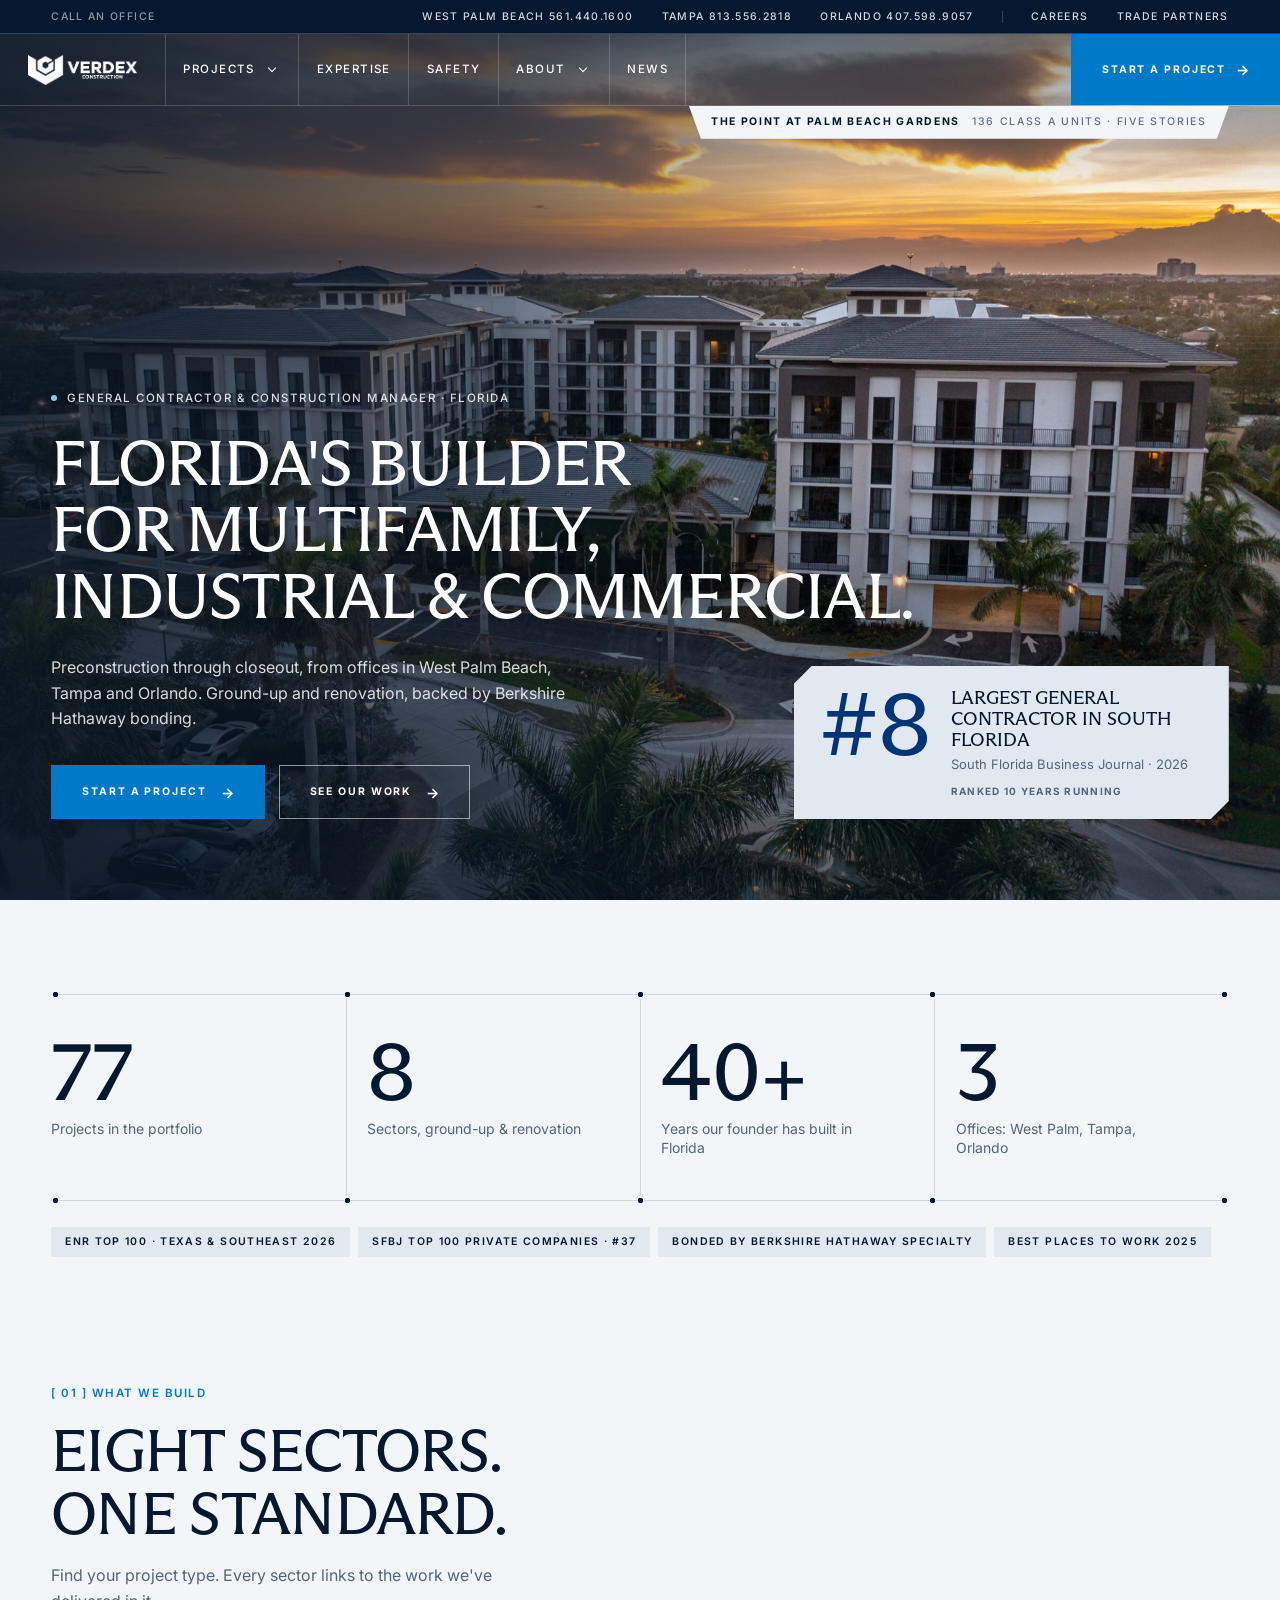
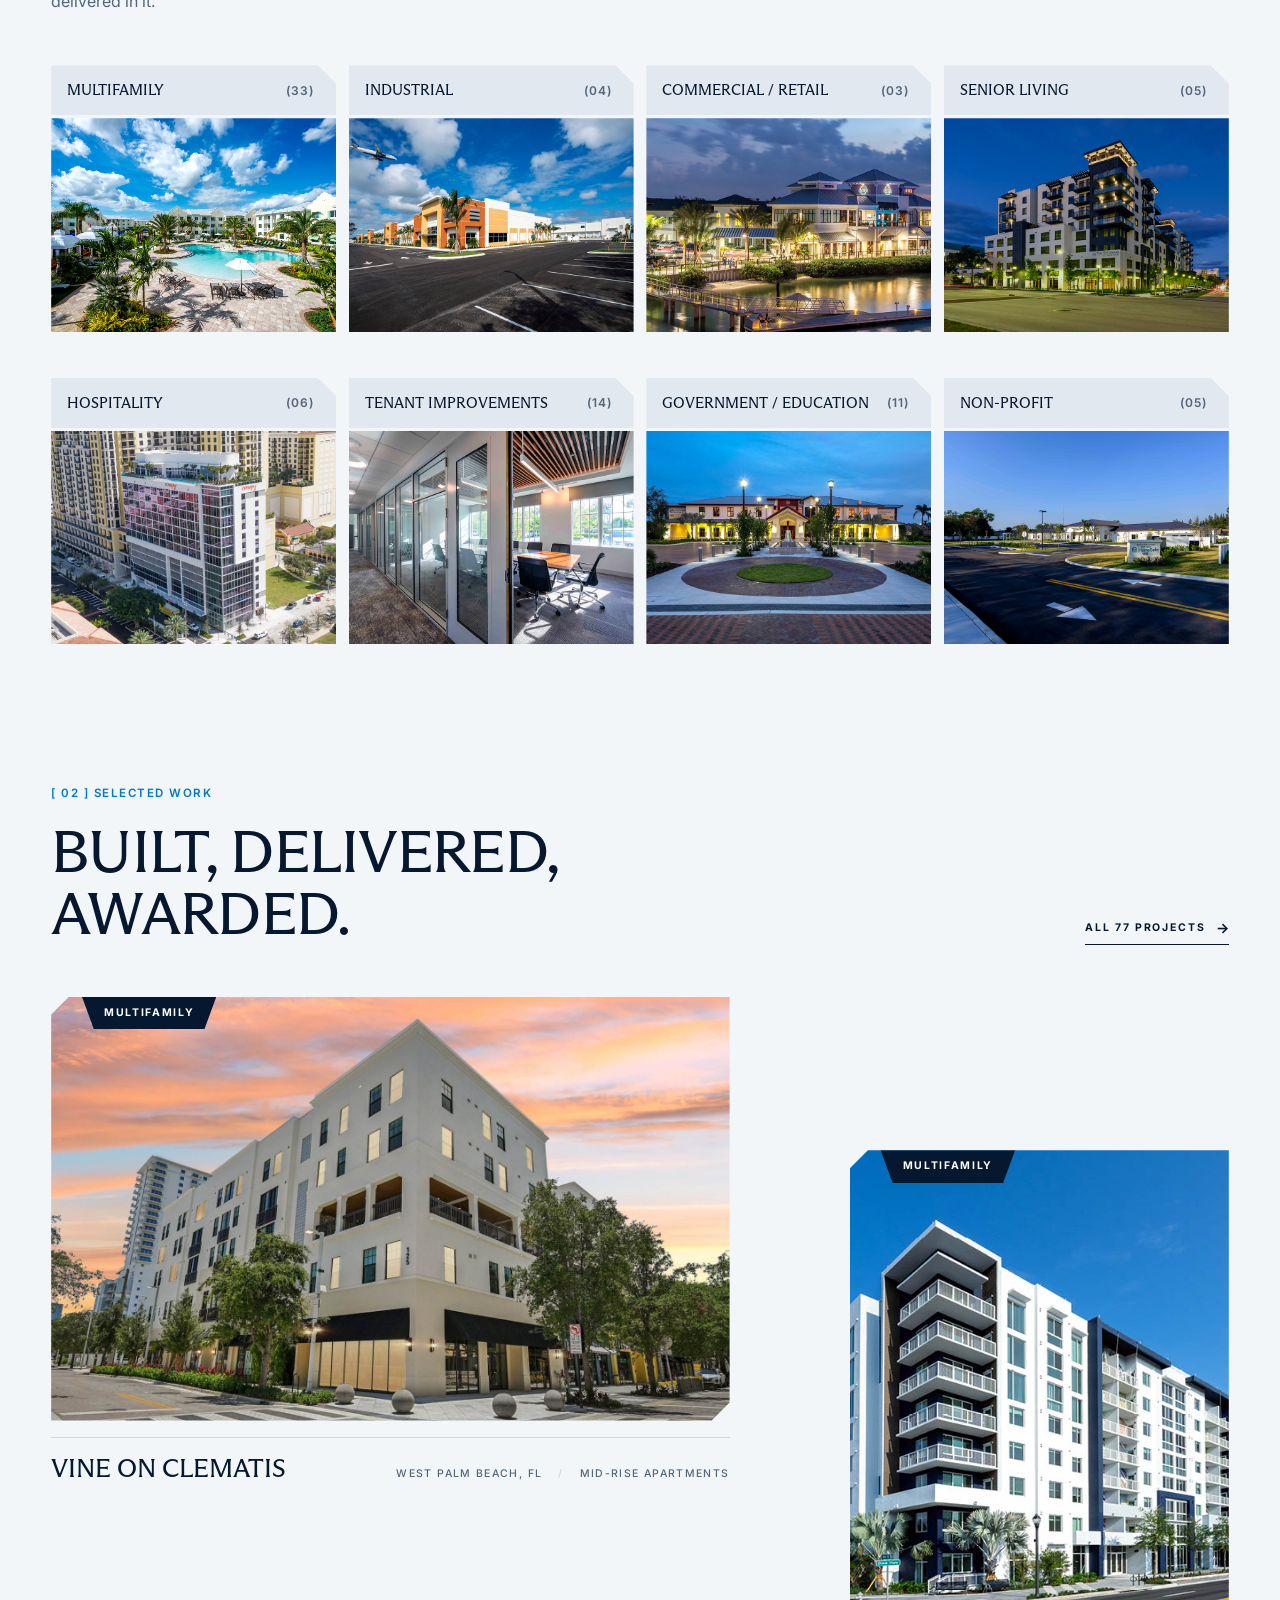
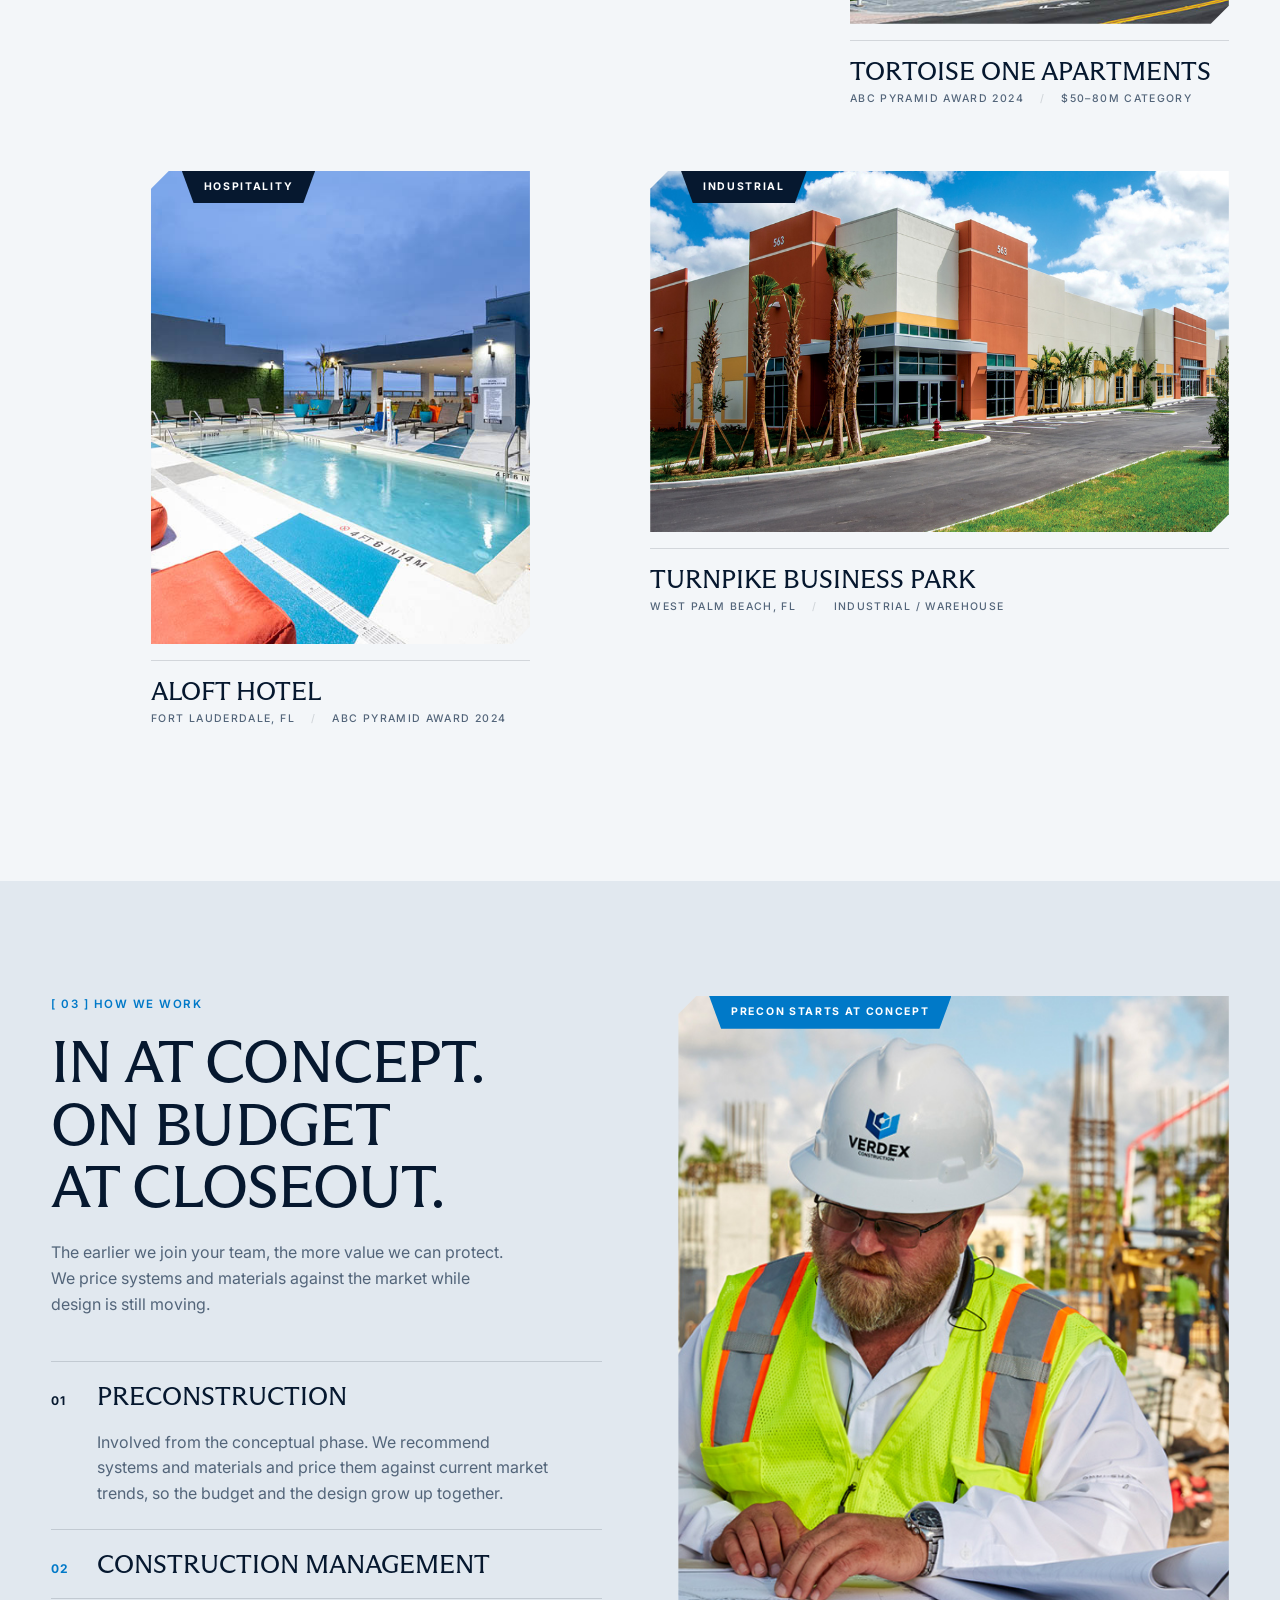
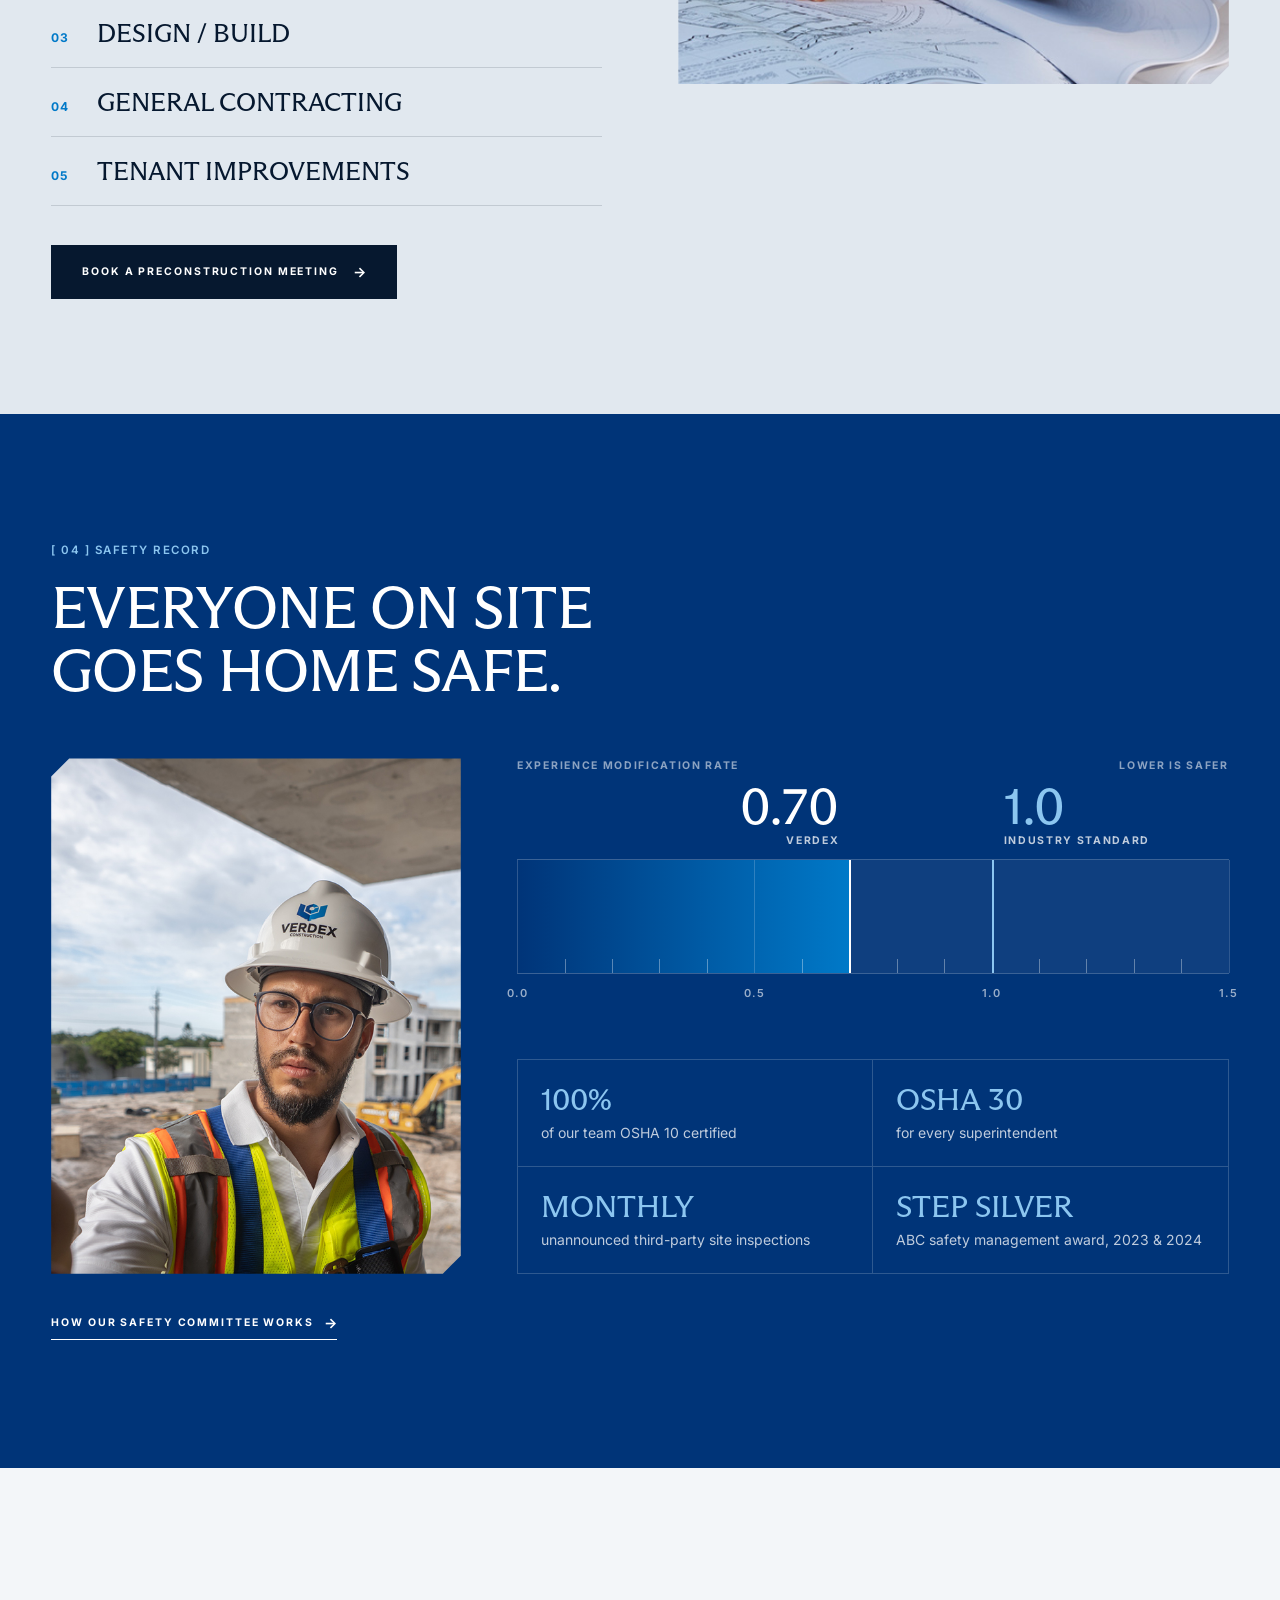
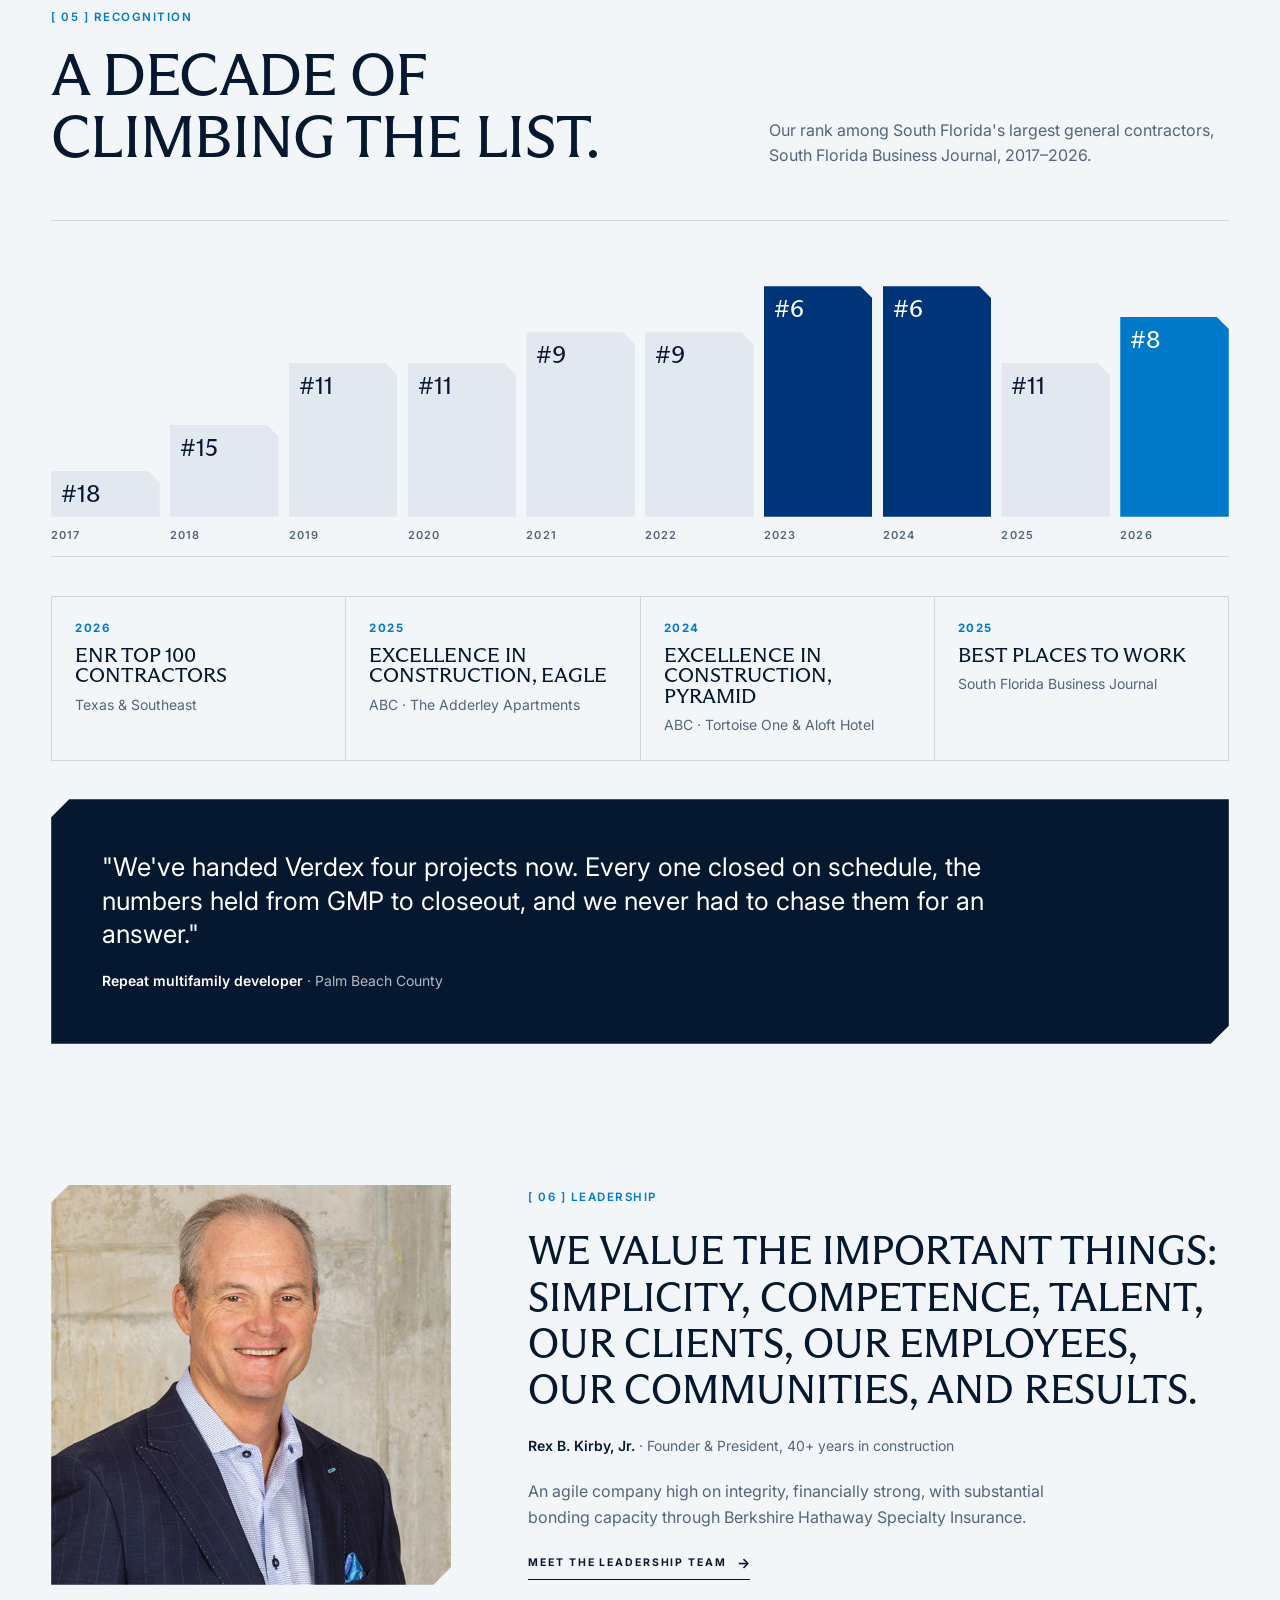
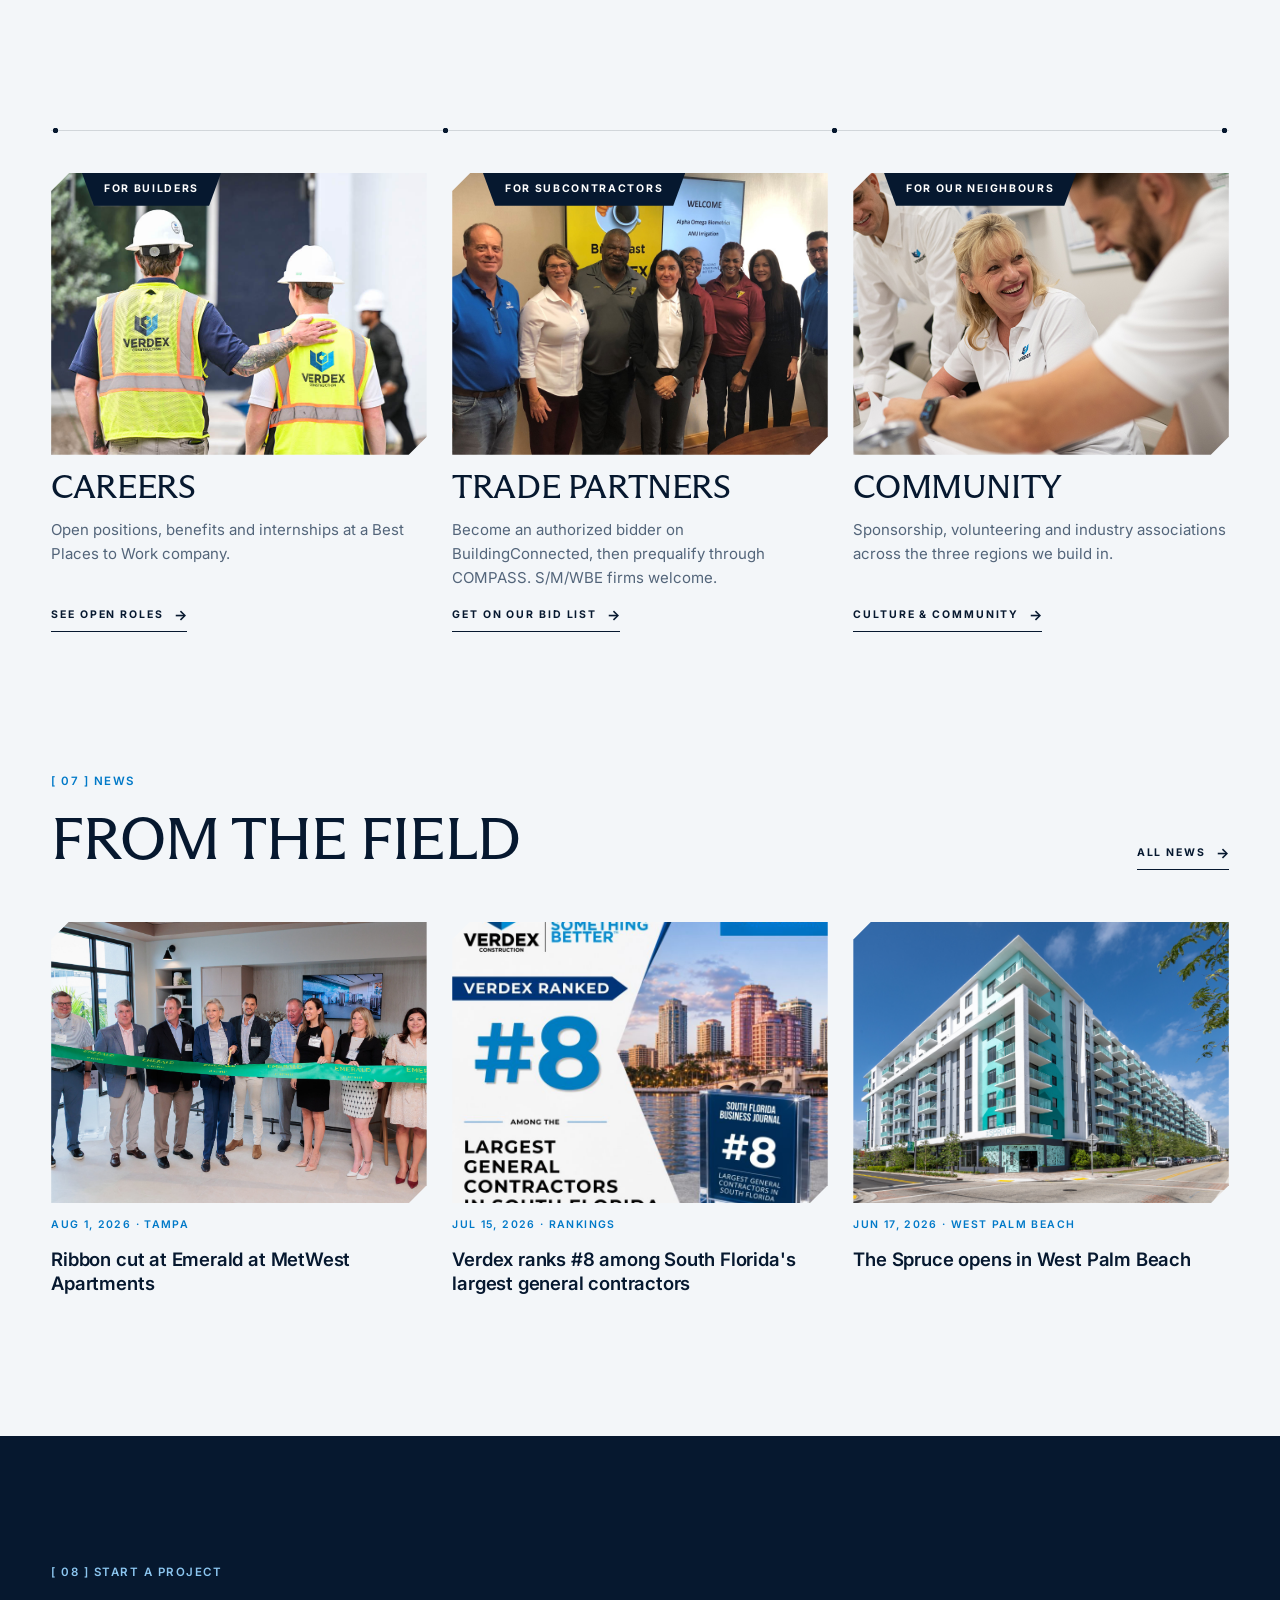
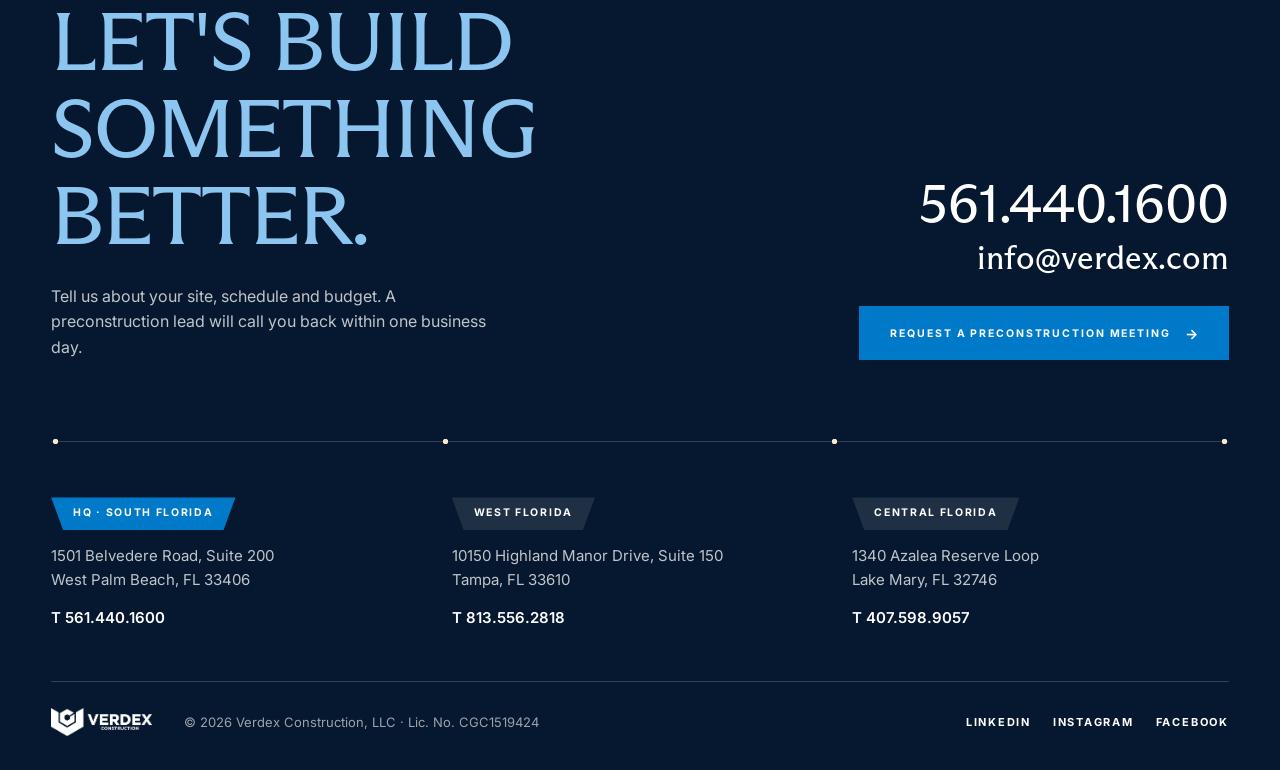
<file: index.html>
<!doctype html>
<html lang="en">
<head>
<meta charset="utf-8">
<meta name="viewport" content="width=device-width,initial-scale=1">
<title>Verdex Construction | Florida General Contractor & Construction Manager</title>
<meta name="description" content="Verdex is a Florida general contractor and construction manager building multifamily, industrial, commercial, hospitality, senior living and public projects, from preconstruction through closeout.">
<link rel="canonical" href="https://verdex-construction.pages.dev/">
<meta name="theme-color" content="#06182F">
<meta property="og:type" content="website">
<meta property="og:site_name" content="Verdex Construction">
<meta property="og:title" content="Verdex Construction | Florida General Contractor & Construction Manager">
<meta property="og:description" content="Florida's builder for multifamily, industrial and commercial. #8 largest general contractor in South Florida, preconstruction through closeout.">
<meta property="og:url" content="https://verdex-construction.pages.dev/">
<meta property="og:image" content="https://verdex-construction.pages.dev/media/hero-point.jpg">
<meta name="twitter:card" content="summary_large_image">
<link rel="icon" href="media/logo.png">
<script type="application/ld+json">{"@context":"https://schema.org","@type":"GeneralContractor","name":"Verdex Construction","url":"https://verdex-construction.pages.dev/","logo":"https://verdex-construction.pages.dev/media/logo.png","image":"https://verdex-construction.pages.dev/media/hero-point.jpg","telephone":"+1-561-440-1600","address":{"@type":"PostalAddress","streetAddress":"1501 Belvedere Road, Suite 200","addressLocality":"West Palm Beach","addressRegion":"FL","postalCode":"33406","addressCountry":"US"},"areaServed":"Florida"}</script>
<link rel="preconnect" href="https://fonts.googleapis.com"><link rel="preconnect" href="https://fonts.gstatic.com" crossorigin>
<link href="https://fonts.googleapis.com/css2?family=Inter:wght@400;500;600;700&display=swap" rel="stylesheet">
<link rel="preload" as="image" href="media/hero-point.jpg">
<link rel="stylesheet" href="styles.css">
</head>
<body>

<!-- ============ HEADER (Hillpointe / Castle) ============ -->
<header class="hdr" id="hdr">
  <div class="util">
    <span class="util__lbl">Call an office</span>
    <span class="nolink">West Palm Beach 561.440.1600</span>
    <span class="nolink">Tampa 813.556.2818</span>
    <span class="nolink">Orlando 407.598.9057</span>
    <span class="util__sep"></span>
    <a href="#doors">Careers</a>
    <a href="#doors">Trade partners</a>
  </div>
  <div class="bar">
    <a class="bar__logo" href="#top" aria-label="Verdex Construction home"><img src="media/logo.png" alt="Verdex Construction" width="235" height="65"></a>
    <nav class="nav" aria-label="Main">
      <ul class="nav__list">
        <li><a href="#work">Projects</a><button class="nav__tog" aria-label="Show project sectors" aria-expanded="false"></button>
          <ul class="sub">
            <li><a href="#work">Multifamily</a></li>
            <li><a href="#work">Industrial / Manufacturing</a></li>
            <li><a href="#work">Commercial / Retail</a></li>
            <li><a href="#work">Senior Living</a></li>
            <li><a href="#work">Hospitality</a></li>
            <li><a href="#work">Tenant Improvements</a></li>
            <li><a href="#work">Government / Education</a></li>
            <li><a href="#work">Non-Profit</a></li>
          </ul></li>
        <li><a href="#how">Expertise</a></li>
        <li><a href="#safety">Safety</a></li>
        <li><a href="#leadership">About</a><button class="nav__tog" aria-label="Show about pages" aria-expanded="false"></button>
          <ul class="sub">
            <li><a href="#leadership">About us</a></li>
            <li><a href="#leadership">Leadership</a></li>
            <li><a href="#recognition">Awards + achievements</a></li>
            <li><a href="#doors">Culture + community</a></li>
          </ul></li>
        <li><a href="#news">News</a></li>
      </ul>
    </nav>
    <a class="bar__cta" href="#start">Start a project</a>
    <button class="burger" id="burger" aria-label="Open menu"><span></span><span></span></button>
  </div>
</header>

<dialog class="mm" id="mm" aria-label="Menu">
  <div class="mm__top">
    <a class="bar__logo" href="#top"><img src="media/logo.png" alt="Verdex Construction" width="235" height="65"></a>
    <button class="mm__close" id="mmClose" aria-label="Close menu"><span></span><span></span></button>
  </div>
  <div class="mm__body">
    <div class="mm__group"><button class="mm__head">Projects<i></i></button>
      <div class="mm__panel"><div><ul>
        <li><a href="#work">Multifamily</a></li>
        <li><a href="#work">Industrial / Manufacturing</a></li>
        <li><a href="#work">Commercial / Retail</a></li>
        <li><a href="#work">Senior Living</a></li>
        <li><a href="#work">Hospitality</a></li>
        <li><a href="#work">Tenant Improvements</a></li>
        <li><a href="#work">Government / Education</a></li>
        <li><a href="#work">Non-Profit</a></li>
      </ul></div></div></div>
    <div class="mm__group"><a href="#how">Expertise</a></div>
    <div class="mm__group"><a href="#safety">Safety</a></div>
    <div class="mm__group"><a href="#leadership">About</a></div>
    <div class="mm__group"><a href="#news">News</a></div>
    <div class="mm__util">
      <span class="nolink">WPB 561.440.1600</span>
      <a href="#doors">Careers</a>
      <span class="nolink">Tampa 813.556.2818</span>
      <a href="#doors">Trade partners</a>
      <span class="nolink">Orlando 407.598.9057</span>
    </div>
  </div>
  <a class="bar__cta mm__cta" href="#start">Start a project</a>
</dialog>

<main id="top">

<!-- ============ HERO ============ -->
<section class="hero">
  <div class="hero__media">
    <img src="media/hero-point.jpg" alt="Aerial of The Point at Palm Beach Gardens apartments at sunset, built by Verdex" fetchpriority="high">
  </div>
  <a class="hero__tag tab" href="#work">
    <span>The Point at Palm Beach Gardens</span><span class="tab__dim">136 Class A units · Five stories</span>
  </a>
  <div class="hero__content wrap">
    <p class="eyebrow">General contractor &amp; construction manager · Florida</p>
    <h1 class="display hero__title" data-lines><span>Florida's builder</span><span>for multifamily,</span><span>industrial &amp; commercial.</span></h1>
    <p class="hero__lede">Preconstruction through closeout, from offices in West Palm Beach, Tampa and Orlando. Ground-up and renovation, backed by Berkshire Hathaway bonding.</p>
    <div class="btns">
      <a class="btn btn--blue" href="#start">Start a project</a>
      <a class="btn btn--light" href="#work">See our work</a>
    </div>
  </div>
  <a class="rank cut" href="#recognition" aria-label="Number 8 largest general contractor in South Florida, South Florida Business Journal 2026">
    <span class="rank__no">#8</span>
    <span class="rank__txt"><b>Largest general contractor in South Florida</b><span>South Florida Business Journal · 2026</span></span>
    <span class="rank__yrs">Ranked 10 years running</span>
  </a>
</section>

<!-- ============ PROOF ============ -->
<section class="proof wrap" aria-label="Verdex in numbers">
  <div class="rule"></div>
  <ul class="proof__grid">
    <li><span class="proof__n" data-count="77">77</span><span class="proof__l">Projects in the portfolio</span></li>
    <li><span class="proof__n" data-count="8">8</span><span class="proof__l">Sectors, ground-up &amp; renovation</span></li>
    <li><span class="proof__n"><span data-count="40">40</span>+</span><span class="proof__l">Years our founder has built in Florida</span></li>
    <li><span class="proof__n" data-count="3">3</span><span class="proof__l">Offices: West Palm, Tampa, Orlando</span></li>
  </ul>
  <div class="rule"></div>
  <p class="proof__badges">
    <span class="chip">ENR Top 100 · Texas &amp; Southeast 2026</span>
    <span class="chip">SFBJ Top 100 Private Companies · #37</span>
    <span class="chip">Bonded by Berkshire Hathaway Specialty</span>
    <span class="chip">Best Places to Work 2025</span>
  </p>
</section>

<!-- ============ SECTORS ============ -->
<section class="sectors wrap" id="sectors">
  <div class="sec-head">
    <p class="idx">[ 01 ] What we build</p>
    <h2 class="display sec-title" data-lines><span>Eight sectors.</span><span>One standard.</span></h2>
    <p class="sec-lede">Find your project type. Every sector links to the work we've delivered in it.</p>
  </div>
  <ul class="sgrid">
    <li><a class="scard" href="#work">
      <span class="scard__top"><span class="scard__name">Multifamily</span><span class="scard__n">(33)</span></span>
      <span class="scard__img"><img src="media/s-multifamily.jpg" alt="Resort-style pool at a Verdex multifamily community" loading="lazy"></span></a></li>
    <li><a class="scard" href="#work">
      <span class="scard__top"><span class="scard__name">Industrial</span><span class="scard__n">(04)</span></span>
      <span class="scard__img"><img src="media/s-industrial.jpg" alt="Airport Logistics Park warehouse in West Palm Beach" loading="lazy"></span></a></li>
    <li><a class="scard" href="#work">
      <span class="scard__top"><span class="scard__name">Commercial / Retail</span><span class="scard__n">(03)</span></span>
      <span class="scard__img"><img src="media/s-commercial.jpg" alt="Jupiter mixed-use building at dusk" loading="lazy"></span></a></li>
    <li><a class="scard" href="#work">
      <span class="scard__top"><span class="scard__name">Senior Living</span><span class="scard__n">(05)</span></span>
      <span class="scard__img"><img src="media/s-senior.jpg" alt="The Watermark senior living tower in West Palm Beach" loading="lazy"></span></a></li>
    <li><a class="scard" href="#work">
      <span class="scard__top"><span class="scard__name">Hospitality</span><span class="scard__n">(06)</span></span>
      <span class="scard__img"><img src="media/s-hospitality.jpg" alt="Aerial of the Canopy by Hilton hotel in West Palm Beach" loading="lazy"></span></a></li>
    <li><a class="scard" href="#work">
      <span class="scard__top"><span class="scard__name">Tenant Improvements</span><span class="scard__n">(14)</span></span>
      <span class="scard__img"><img src="media/s-ti.jpg" alt="Neptune Wellness office boardroom buildout" loading="lazy"></span></a></li>
    <li><a class="scard" href="#work">
      <span class="scard__top"><span class="scard__name">Government / Education</span><span class="scard__n">(11)</span></span>
      <span class="scard__img"><img src="media/s-gov.jpg" alt="Village Hall of Royal Palm Beach" loading="lazy"></span></a></li>
    <li><a class="scard" href="#work">
      <span class="scard__top"><span class="scard__name">Non-Profit</span><span class="scard__n">(05)</span></span>
      <span class="scard__img"><img src="media/s-nonprofit.jpg" alt="HomeSafe campus building" loading="lazy"></span></a></li>
  </ul>
</section>

<!-- ============ FEATURED WORK ============ -->
<section class="work wrap" id="work">
  <div class="sec-head sec-head--split">
    <div>
      <p class="idx">[ 02 ] Selected work</p>
      <h2 class="display sec-title" data-lines><span>Built, delivered,</span><span>awarded.</span></h2>
    </div>
    <a class="link" href="#work">All 77 projects</a>
  </div>
  <div class="wgrid">
    <a class="wcard wcard--a" href="#work">
      <span class="wcard__img cut"><img src="media/hero-vine.jpg" alt="Vine on Clematis apartments in West Palm Beach" loading="lazy"><span class="tab tab--on">Multifamily</span></span>
      <span class="wcard__meta"><span class="wcard__name">Vine on Clematis</span><span class="wcard__facts"><span>West Palm Beach, FL</span><span>Mid-rise apartments</span></span></span>
    </a>
    <a class="wcard wcard--b" href="#work">
      <span class="wcard__img cut"><img src="media/p-tortoise.jpg" alt="Tortoise One Apartments" loading="lazy"><span class="tab tab--on">Multifamily</span></span>
      <span class="wcard__meta"><span class="wcard__name">Tortoise One Apartments</span><span class="wcard__facts"><span>ABC Pyramid Award 2024</span><span>$50–80M category</span></span></span>
    </a>
    <a class="wcard wcard--c" href="#work">
      <span class="wcard__img cut"><img src="media/p-aloft.jpg" alt="Aloft Hotel pool deck in Fort Lauderdale" loading="lazy"><span class="tab tab--on">Hospitality</span></span>
      <span class="wcard__meta"><span class="wcard__name">Aloft Hotel</span><span class="wcard__facts"><span>Fort Lauderdale, FL</span><span>ABC Pyramid Award 2024</span></span></span>
    </a>
    <a class="wcard wcard--d" href="#work">
      <span class="wcard__img cut"><img src="media/p-turnpike.jpg" alt="Turnpike Business Park warehouse" loading="lazy"><span class="tab tab--on">Industrial</span></span>
      <span class="wcard__meta"><span class="wcard__name">Turnpike Business Park</span><span class="wcard__facts"><span>West Palm Beach, FL</span><span>Industrial / warehouse</span></span></span>
    </a>
  </div>
</section>

<!-- ============ HOW WE WORK ============ -->
<section class="how" id="how">
  <div class="wrap how__in">
    <div class="how__copy">
      <p class="idx">[ 03 ] How we work</p>
      <h2 class="display sec-title" data-lines><span>In at concept.</span><span>On budget</span><span>at closeout.</span></h2>
      <p class="sec-lede">The earlier we join your team, the more value we can protect. We price systems and materials against the market while design is still moving.</p>
      <ol class="steps">
        <li class="step is-on"><button class="step__h"><span class="step__n">01</span><span class="step__t">Preconstruction</span></button>
          <div class="step__b"><div><p>Involved from the conceptual phase. We recommend systems and materials and price them against current market trends, so the budget and the design grow up together.</p></div></div></li>
        <li class="step"><button class="step__h"><span class="step__n">02</span><span class="step__t">Construction management</span></button>
          <div class="step__b"><div><p>An extension of the owner. Reliable budgets with clear assumptions and exclusions from the first concept estimate, so there are no surprises.</p></div></div></li>
        <li class="step"><button class="step__h"><span class="step__n">03</span><span class="step__t">Design / build</span></button>
          <div class="step__b"><div><p>One accountable team to plan, design and construct. We can fast-track with a milestone schedule and start on a foundation permit while design progresses.</p></div></div></li>
        <li class="step"><button class="step__h"><span class="step__n">04</span><span class="step__t">General contracting</span></button>
          <div class="step__b"><div><p>Every trade working efficiently, with project controls that track progress and cost closely enough to react early and finish on time.</p></div></div></li>
        <li class="step"><button class="step__h"><span class="step__n">05</span><span class="step__t">Tenant improvements</span></button>
          <div class="step__b"><div><p>Offices, medical suites, restaurants and special projects, built inside occupied and operating buildings.</p></div></div></li>
      </ol>
      <a class="btn btn--ink" href="#start">Book a preconstruction meeting</a>
    </div>
    <div class="how__media">
      <div class="how__frame cut"><img src="media/expertise.jpg" alt="Verdex superintendents reviewing drawings on site" loading="lazy"></div>
      <span class="tab tab--blue how__tab">Precon starts at concept</span>
    </div>
  </div>
</section>

<!-- ============ SAFETY ============ -->
<section class="safety" id="safety">
  <div class="wrap">
    <div class="safety__head">
      <p class="idx idx--l">[ 04 ] Safety record</p>
      <h2 class="display sec-title" data-lines><span>Everyone on site</span><span>goes home safe.</span></h2>
    </div>
    <div class="safety__grid">
      <div class="safety__img cut"><img src="media/safety-top.jpg" alt="Verdex team member in hard hat and hi-vis vest on site" loading="lazy"></div>
      <div class="ruler" role="img" aria-label="Experience modification rate: Verdex 0.70 against an industry standard of 1.0. Lower is safer.">
        <div class="ruler__labels"><span>Experience modification rate</span><span>Lower is safer</span></div>
        <div class="ruler__track"><span class="ruler__fill"></span><span class="ruler__tick is-major" style="left:0%"><b>0.0</b></span><span class="ruler__tick" style="left:6.667%"></span><span class="ruler__tick" style="left:13.33%"></span><span class="ruler__tick" style="left:20%"></span><span class="ruler__tick" style="left:26.67%"></span><span class="ruler__tick is-major" style="left:33.33%"><b>0.5</b></span><span class="ruler__tick" style="left:40%"></span><span class="ruler__tick" style="left:46.67%"></span><span class="ruler__tick" style="left:53.33%"></span><span class="ruler__tick" style="left:60%"></span><span class="ruler__tick is-major" style="left:66.67%"><b>1.0</b></span><span class="ruler__tick" style="left:73.33%"></span><span class="ruler__tick" style="left:80%"></span><span class="ruler__tick" style="left:86.67%"></span><span class="ruler__tick" style="left:93.33%"></span><span class="ruler__tick is-major" style="left:100%"><b>1.5</b></span>
          <span class="ruler__mark ruler__mark--us"><span class="ruler__flag"><b>0.70</b>Verdex</span></span>
          <span class="ruler__mark ruler__mark--ind"><span class="ruler__flag"><b>1.0</b>Industry standard</span></span>
        </div>
      </div>
      <ul class="sfacts">
        <li><b>100%</b><span>of our team OSHA 10 certified</span></li>
        <li><b>OSHA 30</b><span>for every superintendent</span></li>
        <li><b>Monthly</b><span>unannounced third-party site inspections</span></li>
        <li><b>STEP Silver</b><span>ABC safety management award, 2023 &amp; 2024</span></li>
      </ul>
    </div>
    <a class="link link--l" href="#safety">How our safety committee works</a>
  </div>
</section>

<!-- ============ RECOGNITION ============ -->
<section class="rec wrap" id="recognition">
  <div class="sec-head sec-head--split">
    <div>
      <p class="idx">[ 05 ] Recognition</p>
      <h2 class="display sec-title" data-lines><span>A decade of</span><span>climbing the list.</span></h2>
    </div>
    <p class="sec-lede">Our rank among South Florida's largest general contractors, South Florida Business Journal, 2017–2026.</p>
  </div>
  <div class="climb" role="img" aria-label="Verdex rank by year: 2017 #18, 2018 #15, 2019 #11, 2020 #11, 2021 #9, 2022 #9, 2023 #6, 2024 #6, 2025 #11, 2026 #8">
    <div class="climb__bars" id="climb"></div>
  </div>
  <ul class="awards">
    <li><span class="awards__y">2026</span><b>ENR Top 100 Contractors</b><span>Texas &amp; Southeast</span></li>
    <li><span class="awards__y">2025</span><b>Excellence in Construction, Eagle</b><span>ABC · The Adderley Apartments</span></li>
    <li><span class="awards__y">2024</span><b>Excellence in Construction, Pyramid</b><span>ABC · Tortoise One &amp; Aloft Hotel</span></li>
    <li><span class="awards__y">2025</span><b>Best Places to Work</b><span>South Florida Business Journal</span></li>
  </ul>
  <figure class="quote cut">
    <blockquote>"We've handed Verdex four projects now. Every one closed on schedule, the numbers held from GMP to closeout, and we never had to chase them for an answer."</blockquote>
    <figcaption><b>Repeat multifamily developer</b> · Palm Beach County</figcaption>
  </figure>
</section>

<!-- ============ LEADERSHIP ============ -->
<section class="lead wrap" id="leadership">
  <div class="lead__img cut"><img src="media/rex.jpg" alt="Rex B. Kirby, Jr., President of Verdex" loading="lazy"></div>
  <div class="lead__copy">
    <p class="idx">[ 06 ] Leadership</p>
    <p class="lead__q">We value the important things: simplicity, competence, talent, our clients, our employees, our communities, and results.</p>
    <p class="lead__by"><b>Rex B. Kirby, Jr.</b> · Founder &amp; President, 40+ years in construction</p>
    <p class="lead__t">An agile company high on integrity, financially strong, with substantial bonding capacity through Berkshire Hathaway Specialty Insurance.</p>
    <a class="link" href="#leadership">Meet the leadership team</a>
  </div>
</section>

<!-- ============ DOORS ============ -->
<section class="doors wrap" id="doors" aria-label="Work with Verdex">
  <div class="rule rule--3"></div>
  <div class="dgrid">
    <a class="door" href="#doors">
      <span class="door__img cut"><img src="media/careers.jpg" alt="Two Verdex team members in vests on site" loading="lazy"></span>
      <span class="tab tab--ink">For builders</span>
      <span class="door__t display">Careers</span>
      <span class="door__d">Open positions, benefits and internships at a Best Places to Work company.</span>
      <span class="link">See open roles</span>
    </a>
    <a class="door" href="#doors">
      <span class="door__img cut"><img src="media/trades.jpg" alt="Verdex S/M/WBE trade partner breakfast" loading="lazy"></span>
      <span class="tab tab--ink">For subcontractors</span>
      <span class="door__t display">Trade partners</span>
      <span class="door__d">Become an authorized bidder on BuildingConnected, then prequalify through COMPASS. S/M/WBE firms welcome.</span>
      <span class="link">Get on our bid list</span>
    </a>
    <a class="door" href="#doors">
      <span class="door__img cut"><img src="media/culture.jpg" alt="Verdex team volunteering together" loading="lazy"></span>
      <span class="tab tab--ink">For our neighbours</span>
      <span class="door__t display">Community</span>
      <span class="door__d">Sponsorship, volunteering and industry associations across the three regions we build in.</span>
      <span class="link">Culture &amp; community</span>
    </a>
  </div>
</section>

<!-- ============ NEWS ============ -->
<section class="news wrap" id="news">
  <div class="sec-head sec-head--split">
    <div>
      <p class="idx">[ 07 ] News</p>
      <h2 class="display sec-title" data-lines><span>From the field</span></h2>
    </div>
    <a class="link" href="#news">All news</a>
  </div>
  <div class="ngrid">
    <a class="ncard" href="#news">
      <span class="ncard__img cut"><img src="media/n1.jpg" alt="Ribbon cutting at Emerald at MetWest" loading="lazy"></span>
      <span class="ncard__d">Aug 1, 2026 · Tampa</span>
      <span class="ncard__t">Ribbon cut at Emerald at MetWest Apartments</span></a>
    <a class="ncard" href="#news">
      <span class="ncard__img cut"><img src="media/n3.jpg" alt="Verdex ranked number 8 graphic" loading="lazy"></span>
      <span class="ncard__d">Jul 15, 2026 · Rankings</span>
      <span class="ncard__t">Verdex ranks #8 among South Florida's largest general contractors</span></a>
    <a class="ncard" href="#news">
      <span class="ncard__img cut"><img src="media/n2.png" alt="The Spruce apartments in West Palm Beach" loading="lazy"></span>
      <span class="ncard__d">Jun 17, 2026 · West Palm Beach</span>
      <span class="ncard__t">The Spruce opens in West Palm Beach</span></a>
  </div>
</section>

</main>

<!-- ============ FOOTER / START ============ -->
<footer class="ftr" id="start">
  <div class="wrap">
    <div class="start">
      <div>
        <p class="idx idx--l">[ 08 ] Start a project</p>
        <h2 class="display start__t" data-lines><span>Let's build</span><span>something better.</span></h2>
        <p class="start__l">Tell us about your site, schedule and budget. A preconstruction lead will call you back within one business day.</p>
      </div>
      <div class="start__c">
        <span class="start__big">561.440.1600</span>
        <span class="start__big start__big--s">info@verdex.com</span>
        <a class="btn btn--blue" href="#start">Request a preconstruction meeting</a>
      </div>
    </div>
    <div class="rule rule--l rule--3"></div>
    <ul class="offices">
      <li><span class="tab tab--blue">HQ · South Florida</span><address>1501 Belvedere Road, Suite 200<br>West Palm Beach, FL 33406</address><span class="nolink">T 561.440.1600</span></li>
      <li><span class="tab tab--line">West Florida</span><address>10150 Highland Manor Drive, Suite 150<br>Tampa, FL 33610</address><span class="nolink">T 813.556.2818</span></li>
      <li><span class="tab tab--line">Central Florida</span><address>1340 Azalea Reserve Loop<br>Lake Mary, FL 32746</address><span class="nolink">T 407.598.9057</span></li>
    </ul>
    <div class="ftr__base">
      <img class="ftr__logo" src="media/logo.png" alt="Verdex Construction" width="235" height="65">
      <span>© <span id="yr">2026</span> Verdex Construction, LLC · Lic. No. CGC1519424</span>
      <span class="ftr__soc"><a href="#top">LinkedIn</a><a href="#top">Instagram</a><a href="#top">Facebook</a></span>
    </div>
  </div>
</footer>

<script src="app.js"></script>
</body>
</html>
</file>
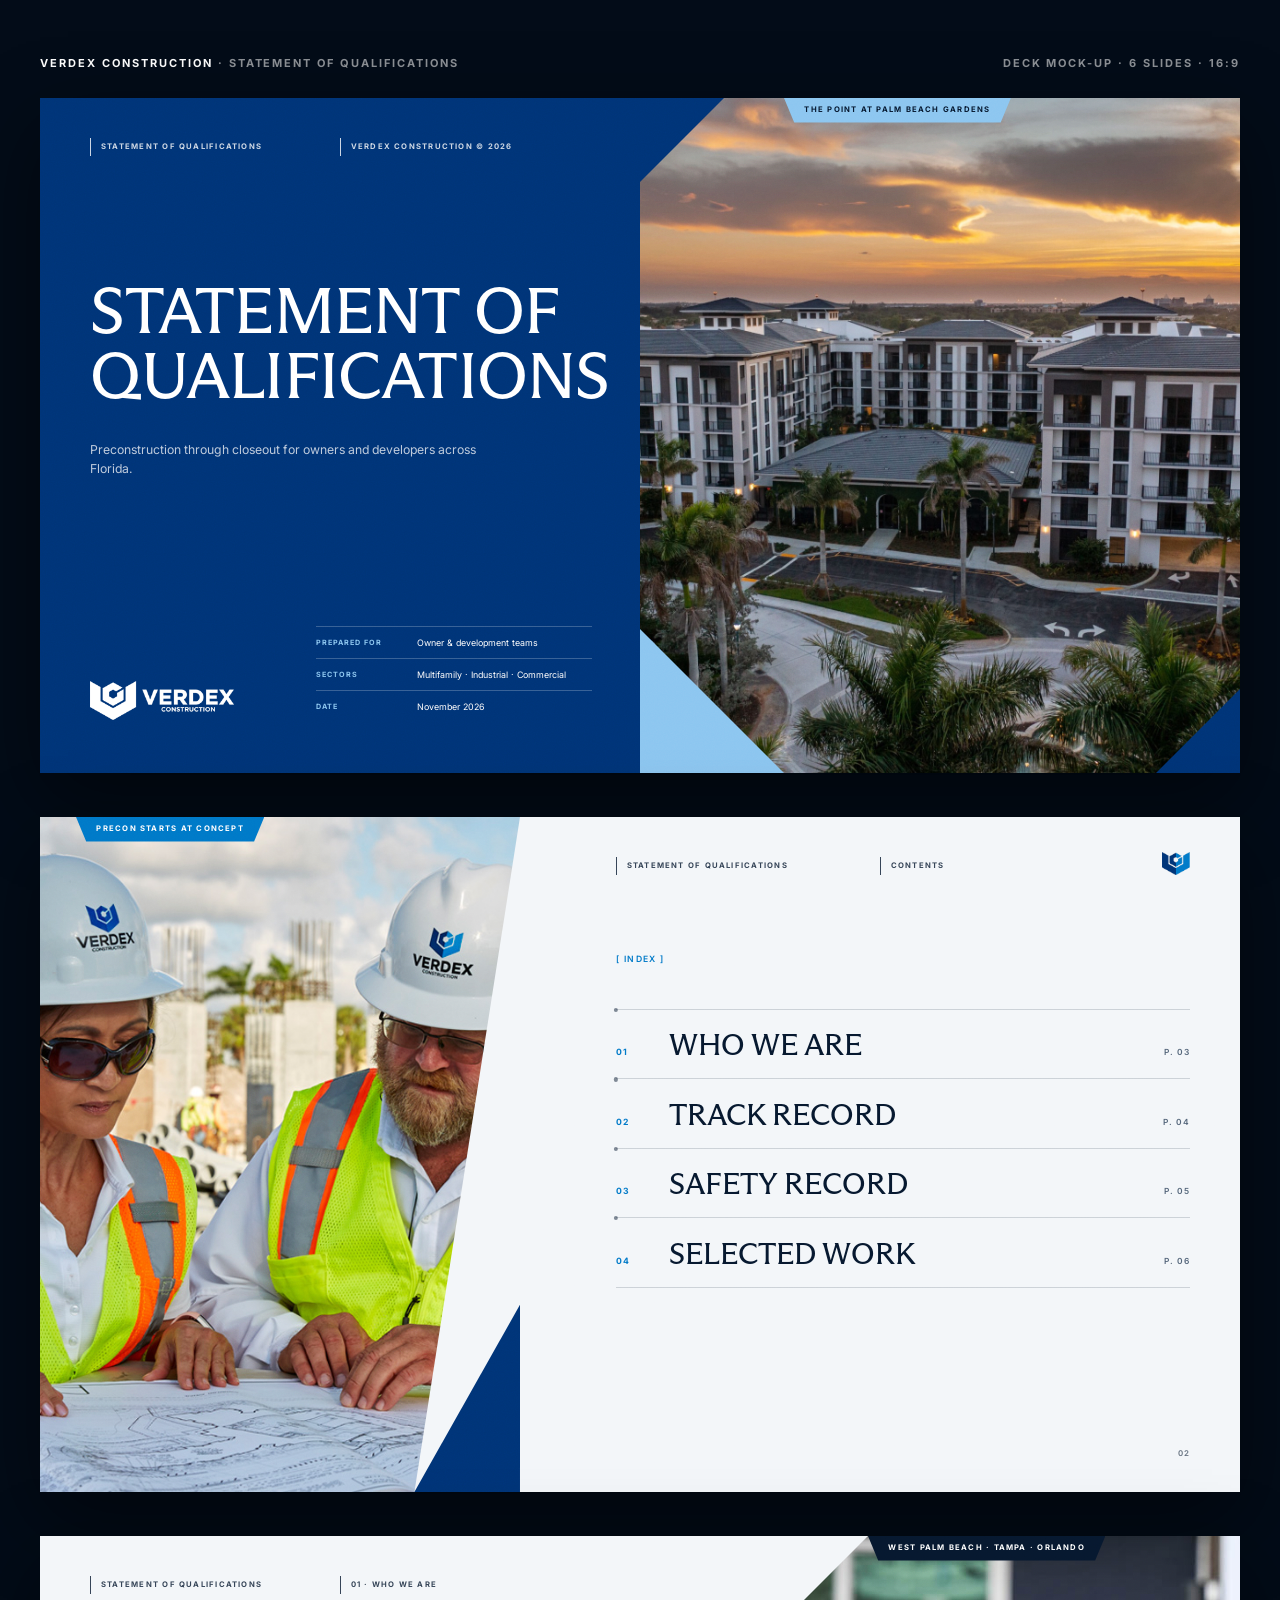
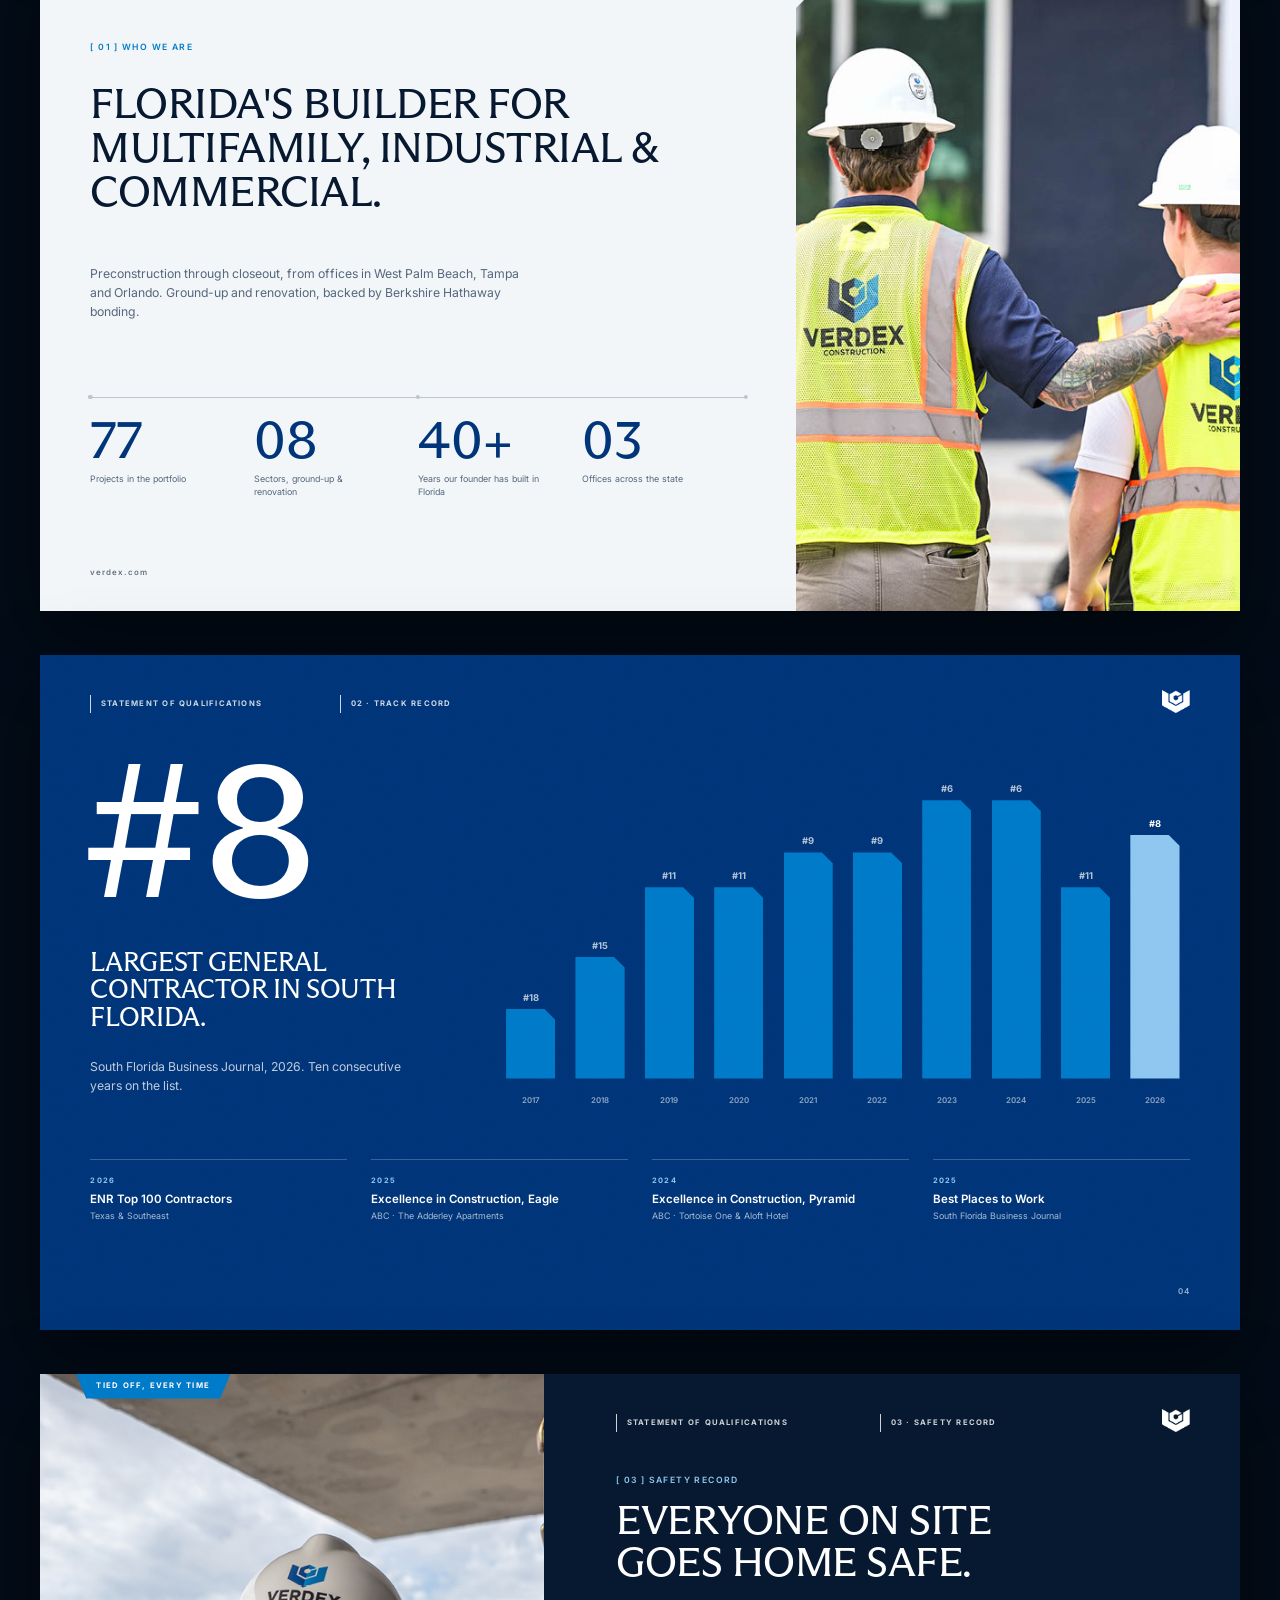
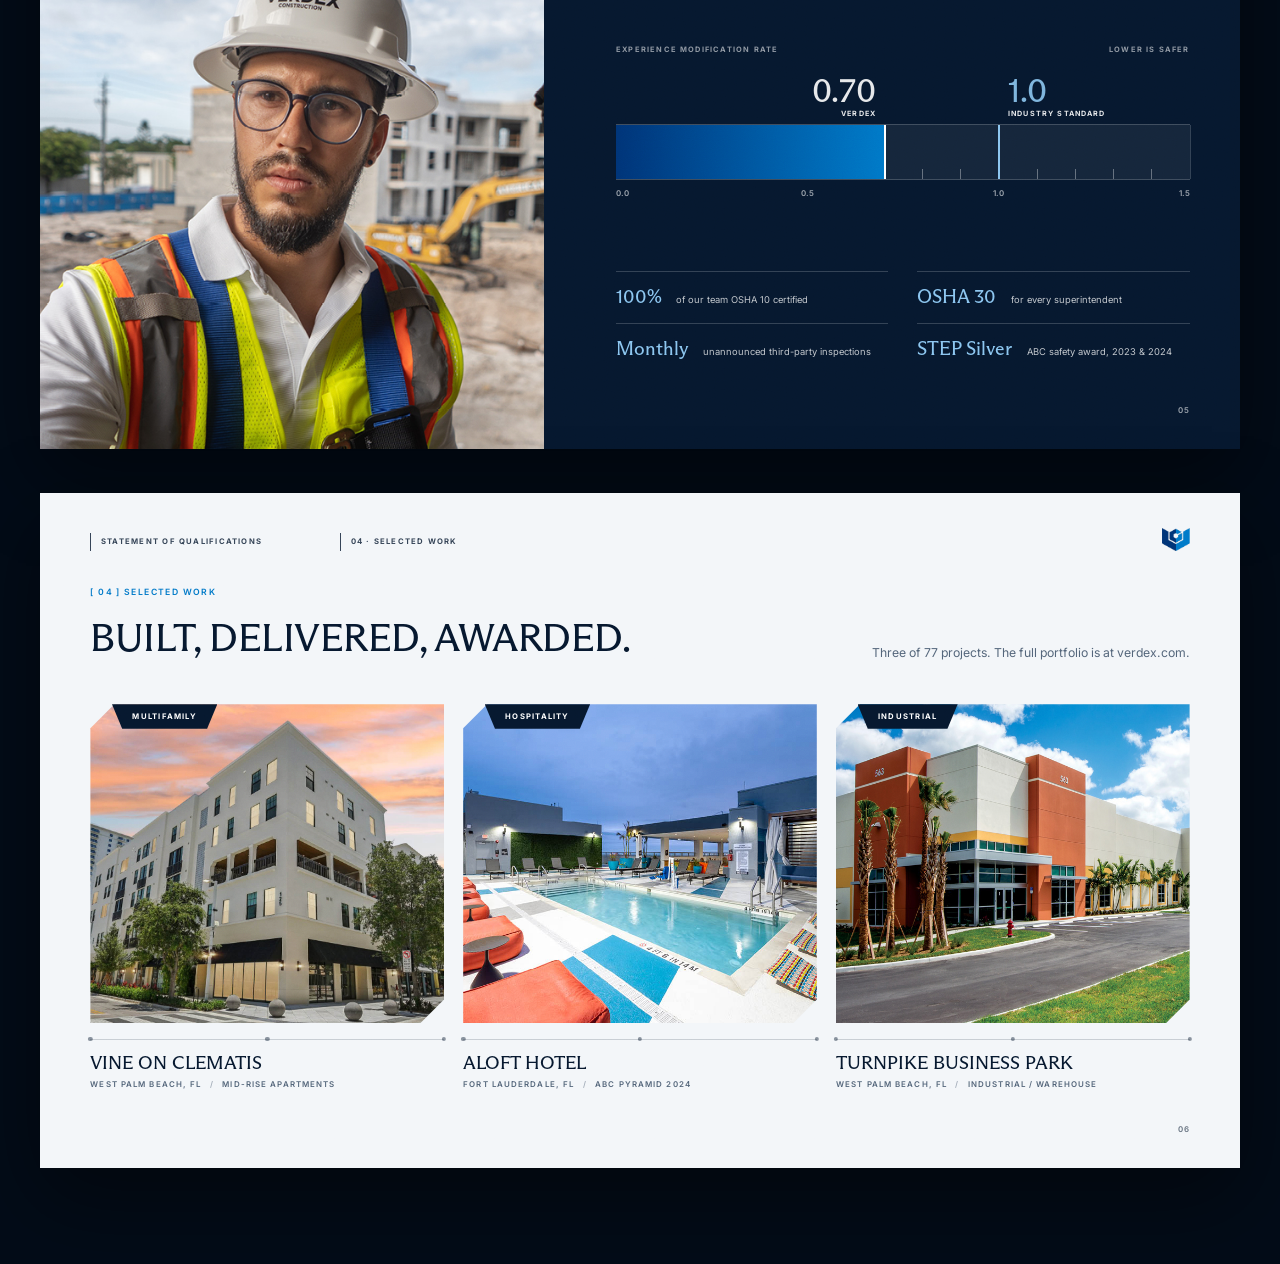
<file: deck.html>
<!doctype html>
<html lang="en">
<head>
<meta charset="utf-8">
<meta name="viewport" content="width=device-width,initial-scale=1">
<title>Verdex | Statement of qualifications deck</title>
<meta name="robots" content="noindex">
<link rel="preconnect" href="https://fonts.googleapis.com"><link rel="preconnect" href="https://fonts.gstatic.com" crossorigin>
<link href="https://fonts.googleapis.com/css2?family=Inter:wght@400;500;600;700&display=swap" rel="stylesheet">
<style>
@font-face{font-family:"ABC Arizona Flare";src:url("fonts/ABCArizona-FlareRegular.otf") format("opentype");font-display:swap}
:root{--ink:#06182F;--navy:#003478;--blue:#0079C8;--sky:#8CC6F0;--concrete:#E1E8EF;--paper:#F3F6F9;--mist:#C8D5E2;--grey:#53657A;--white:#fff;--bg:#030C18}
*{box-sizing:border-box;margin:0;padding:0}
body{background:var(--bg);color:var(--white);font-family:Inter,system-ui,sans-serif;-webkit-font-smoothing:antialiased}
img{display:block;width:100%;height:100%;object-fit:cover}

/* page around the slides */
.top{display:flex;justify-content:space-between;align-items:baseline;gap:20px;max-width:1500px;margin:0 auto;padding:56px 40px 28px;
  font-size:11px;font-weight:700;letter-spacing:.18em;text-transform:uppercase;color:rgba(255,255,255,.55)}
.top b{color:var(--white);font-weight:700}
.deck{display:grid;gap:44px;max-width:1500px;margin:0 auto;padding:0 40px 96px}

/* ---------- slide system: everything sized in cqw so a slide scales as one piece ---------- */
.s{position:relative;aspect-ratio:16/9;container-type:inline-size;overflow:hidden;background:var(--paper);color:var(--ink);box-shadow:0 30px 80px rgba(0,0,0,.45)}
.s--navy{background:var(--navy);color:var(--white)}
.s--ink{background:var(--ink);color:var(--white)}
.s::after{content:"";position:absolute;inset:0;pointer-events:none;z-index:9;opacity:.07;mix-blend-mode:overlay;
  background-image:url("data:image/svg+xml,%3Csvg xmlns='http://www.w3.org/2000/svg' width='160' height='160'%3E%3Cfilter id='n'%3E%3CfeTurbulence type='fractalNoise' baseFrequency='.9' numOctaves='2' stitchTiles='stitch'/%3E%3C/filter%3E%3Crect width='100%25' height='100%25' filter='url(%23n)'/%3E%3C/svg%3E")}
.s>*{position:absolute}
.fl{font-family:"ABC Arizona Flare",Georgia,serif;font-weight:400;text-transform:uppercase;line-height:1.04;letter-spacing:-.012em}
.cap{font-size:.64cqw;font-weight:700;letter-spacing:.16em;text-transform:uppercase}
.idx{font-size:.72cqw;font-weight:600;letter-spacing:.16em;text-transform:uppercase;color:var(--blue)}
.s--navy .idx,.s--ink .idx{color:var(--sky)}
.body{font-size:1.02cqw;line-height:1.55;color:var(--grey)}
.s--navy .body,.s--ink .body{color:rgba(255,255,255,.74)}

/* chrome: labels with a short vertical bar, mark top right, folio bottom */
.lbl{top:3.3cqw;display:flex;align-items:center;gap:.8cqw;opacity:.8}
.lbl::before{content:"";width:1px;height:1.5cqw;background:currentColor}
.mark{top:2.9cqw;right:4.2cqw;width:2.3cqw;aspect-ratio:76/65;background:url(media/logo.png) left center/auto 100% no-repeat}
.s--navy .mark,.s--ink .mark,.mark--w{filter:brightness(0) invert(1)}
.folio{bottom:2.8cqw;right:4.2cqw;font-size:.66cqw;font-weight:600;letter-spacing:.12em;opacity:.6}
.url{bottom:2.8cqw;left:4.2cqw;font-size:.66cqw;font-weight:600;letter-spacing:.12em;opacity:.6}

/* brand shapes from the site */
.cut{--c:2.4cqw;clip-path:polygon(var(--c) 0,100% 0,100% calc(100% - var(--c)),calc(100% - var(--c)) 100%,0 100%,0 var(--c))}
.tag{top:0;padding:.62cqw 1.7cqw .68cqw;font-size:.64cqw;font-weight:700;letter-spacing:.16em;text-transform:uppercase;white-space:nowrap;
  clip-path:polygon(0 0,100% 0,calc(100% - .85cqw) 100%,.85cqw 100%);background:var(--ink);color:var(--white);z-index:2}
.tag--blue{background:var(--blue)}
.tag--sky{background:var(--sky);color:var(--ink)}
.rule{height:1px;background:currentColor;opacity:.22}
.rule i{position:absolute;top:-.17cqw;width:.36cqw;height:.36cqw;border-radius:50%;background:currentColor;transform:translateX(-50%)}
.rule i:nth-child(1){left:0}.rule i:nth-child(2){left:50%}.rule i:nth-child(3){left:100%}
.hair{height:1px;background:currentColor;opacity:.18}

/* ---------- 01 cover ---------- */
.cover-ph{left:50cqw;top:0;right:0;bottom:0;--c:7cqw}
.cover-ph img{object-position:50% 60%}
.cover-tri{left:50cqw;bottom:0;width:12cqw;height:12cqw;background:var(--sky);clip-path:polygon(0 0,100% 100%,0 100%)}
.cover-t{left:4.2cqw;top:15cqw;font-size:5.4cqw;line-height:1}
.cover-sub{left:4.2cqw;top:28.6cqw;width:34cqw}
.cover-logo{left:4.2cqw;bottom:4.4cqw;width:12cqw;height:3.3cqw}
.cover-logo img{object-fit:contain;object-position:left;filter:brightness(0) invert(1)}
.meta{left:23cqw;bottom:4.2cqw;width:23cqw;display:grid}
.meta div{display:grid;grid-template-columns:7.4cqw 1fr;gap:1cqw;padding:.8cqw 0;border-top:1px solid rgba(255,255,255,.22);font-size:.74cqw;line-height:1.35}
.meta span{font-weight:700;letter-spacing:.14em;text-transform:uppercase;font-size:.6cqw;color:var(--sky);padding-top:.1cqw}

/* ---------- 02 contents ---------- */
.toc-ph{left:0;top:0;bottom:0;width:40cqw;clip-path:polygon(0 0,100% 0,78% 100%,0 100%)}
.toc-ph img{object-position:40% 50%}
.toc-tri{left:31.2cqw;bottom:0;width:8.8cqw;height:15.6cqw;background:var(--navy);clip-path:polygon(100% 0,100% 100%,0 100%)}
.toc{left:48cqw;right:4.2cqw;top:16cqw;display:grid}
.toc a{position:relative;display:grid;grid-template-columns:4.4cqw 1fr auto;align-items:baseline;padding:1.7cqw 0 1.5cqw;color:inherit;text-decoration:none;border-top:1px solid rgba(6,24,47,.16)}
.toc a:last-child{border-bottom:1px solid rgba(6,24,47,.16)}
.toc em{font-style:normal;font-size:.72cqw;font-weight:700;letter-spacing:.14em;color:var(--blue)}
.toc b{font-family:"ABC Arizona Flare",Georgia,serif;font-weight:400;text-transform:uppercase;font-size:2.5cqw;line-height:1}
.toc small{font-size:.7cqw;font-weight:600;letter-spacing:.12em;color:var(--grey)}
.toc a::before{content:"";position:absolute;left:0;top:-.17cqw;width:.36cqw;height:.36cqw;border-radius:50%;background:var(--ink);opacity:.5;transform:translateX(-50%)}

/* ---------- 03 who we are ---------- */
.who-ph{left:63cqw;top:0;right:0;bottom:0;--c:6cqw;clip-path:polygon(var(--c) 0,100% 0,100% 100%,0 100%,0 var(--c))}
.who-ph img{object-position:40% 30%}
.who-st{left:4.2cqw;top:12.2cqw;width:54cqw;font-size:3.5cqw}
.who-bd{left:4.2cqw;top:27.4cqw;width:36cqw}
.stats{left:4.2cqw;width:54.6cqw;top:38.4cqw;display:grid;grid-template-columns:repeat(4,1fr)}
.stats div{padding-top:1.6cqw}
.stats b{display:block;font-family:"ABC Arizona Flare",Georgia,serif;font-weight:400;font-size:4.4cqw;line-height:.9;color:var(--navy)}
.stats span{display:block;margin-top:.8cqw;font-size:.74cqw;line-height:1.4;color:var(--grey);max-width:11cqw}

/* ---------- 04 track record ---------- */
.rank-n{left:3.4cqw;top:6.6cqw;font-size:16cqw;line-height:1}
.rank-t{left:4.2cqw;top:24.4cqw;width:26cqw;font-size:2.2cqw}
.rank-s{left:4.2cqw;top:33.6cqw;width:26cqw}
.chart{left:38cqw;right:4.2cqw;top:9.5cqw;height:28cqw}
.bar{position:absolute;bottom:2.2cqw;width:4.1cqw;background:var(--blue);clip-path:polygon(0 0,calc(100% - .9cqw) 0,100% .9cqw,100% 100%,0 100%)}
.bar.is-now{background:var(--sky)}
.bar-r{position:absolute;font-size:.78cqw;font-weight:700;width:4.1cqw;text-align:center}
.bar-y{position:absolute;bottom:0;width:4.1cqw;text-align:center;font-size:.66cqw;font-weight:600;opacity:.55}
.chart-base{left:38cqw;right:4.2cqw;top:35.4cqw}
.awards{left:4.2cqw;right:4.2cqw;top:42cqw;display:grid;grid-template-columns:repeat(4,1fr);gap:2cqw}
.awards div{padding-top:1.3cqw;border-top:1px solid rgba(255,255,255,.22)}
.awards span{display:block;font-size:.62cqw;font-weight:700;letter-spacing:.16em;color:var(--sky)}
.awards b{display:block;margin-top:.6cqw;font-size:.96cqw;font-weight:600;line-height:1.3}
.awards small{display:block;margin-top:.3cqw;font-size:.74cqw;opacity:.65}

/* ---------- 05 safety ---------- */
.saf-ph{left:0;top:0;bottom:0;width:42cqw}
.saf-ph img{object-position:46% 50%}
.saf-t{left:48cqw;top:10.4cqw;font-size:3.4cqw;width:44cqw}
.ruler{left:48cqw;right:4.2cqw;top:22.6cqw;height:14cqw}
.ruler-l{left:0;right:0;top:0;display:flex;justify-content:space-between;font-size:.62cqw;font-weight:700;letter-spacing:.16em;text-transform:uppercase;opacity:.55;position:absolute}
.track{position:absolute;left:0;right:0;top:6.6cqw;height:4.6cqw;background:rgba(255,255,255,.06);border-top:1px solid rgba(255,255,255,.18);border-bottom:1px solid rgba(255,255,255,.18)}
.fill{position:absolute;left:0;top:0;bottom:0;width:calc(.7/1.5*100%);background:linear-gradient(90deg,var(--navy),var(--blue))}
.tick{position:absolute;bottom:0;width:1px;height:.8cqw;background:rgba(255,255,255,.35)}
.tick.maj{height:100%;background:rgba(255,255,255,.18)}
.tick b{position:absolute;top:calc(100% + .8cqw);left:0;transform:translateX(-50%);font-size:.66cqw;font-weight:600;opacity:.6}
.tick.first b{transform:none}.tick.last b{transform:translateX(-100%)}
.mk{position:absolute;top:0;bottom:0;width:2px}
.mk--us{left:calc(.7/1.5*100%);background:var(--white)}
.mk--ind{left:calc(1/1.5*100%);background:var(--sky)}
.flag{position:absolute;bottom:calc(100% + .6cqw);display:flex;flex-direction:column;gap:.35cqw;white-space:nowrap;font-size:.6cqw;font-weight:700;letter-spacing:.16em;text-transform:uppercase;opacity:.9}
.flag b{font-family:"ABC Arizona Flare",Georgia,serif;font-weight:400;font-size:2.8cqw;line-height:.8;letter-spacing:0}
.mk--us .flag{right:.8cqw;align-items:flex-end}
.mk--ind .flag{left:.8cqw}.mk--ind .flag b{color:var(--sky)}
.sfacts{left:48cqw;right:4.2cqw;top:41.4cqw;display:grid;grid-template-columns:1fr 1fr;column-gap:2.4cqw}
.sfacts div{display:flex;align-items:baseline;gap:1.2cqw;padding:1.3cqw 0;border-top:1px solid rgba(255,255,255,.18)}
.sfacts b{font-family:"ABC Arizona Flare",Georgia,serif;font-weight:400;font-size:1.6cqw;line-height:1;color:var(--sky);white-space:nowrap}
.sfacts span{font-size:.78cqw;line-height:1.35;opacity:.75}

/* ---------- 06 selected work ---------- */
.wk-h{left:4.2cqw;top:10.4cqw;font-size:3.2cqw}
.wk-n{right:4.2cqw;top:12.6cqw;width:30cqw;text-align:right}
.cards{left:4.2cqw;right:4.2cqw;top:17.6cqw;display:grid;grid-template-columns:repeat(3,1fr);gap:1.6cqw}
.card{position:relative}
.card .ph{position:relative;height:26.6cqw;--c:2cqw}
.card .tag{position:absolute;left:1.8cqw}
.card .rule{position:relative;margin-top:1.3cqw;opacity:1;background:rgba(6,24,47,.18)}
.card .rule i{background:rgba(6,24,47,.45)}
.card h3{margin-top:1.1cqw;font-family:"ABC Arizona Flare",Georgia,serif;font-weight:400;text-transform:uppercase;font-size:1.55cqw;line-height:1.05}
.card p{margin-top:.55cqw;font-size:.66cqw;font-weight:600;letter-spacing:.14em;text-transform:uppercase;color:var(--grey)}
.card p span+span::before{content:"/";margin:0 .7cqw;opacity:.5}

@media (max-width:700px){.top{padding:28px 16px 16px;flex-direction:column;gap:6px}.deck{padding:0 16px 56px;gap:20px}}
</style>
</head>
<body>

<header class="top"><span><b>Verdex Construction</b> · Statement of qualifications</span><span>Deck mock-up · 6 slides · 16:9</span></header>

<main class="deck">

<!-- 01 COVER -->
<section class="s s--navy" aria-label="Slide 1, cover">
  <div class="cover-ph cut"><img src="media/hero-point.jpg" alt="The Point at Palm Beach Gardens at sunset"></div>
  <span class="tag tag--sky" style="left:62cqw">The Point at Palm Beach Gardens</span>
  <div class="cover-tri"></div>
  <span class="lbl cap" style="left:4.2cqw">Statement of qualifications</span>
  <span class="lbl cap" style="left:25cqw">Verdex Construction © 2026</span>
  <h1 class="fl cover-t">Statement of<br>qualifications</h1>
  <p class="body cover-sub">Preconstruction through closeout for owners and developers across Florida.</p>
  <div class="cover-logo"><img src="media/logo.png" alt="Verdex Construction"></div>
  <div class="meta">
    <div><span>Prepared for</span>Owner &amp; development teams</div>
    <div><span>Sectors</span>Multifamily · Industrial · Commercial</div>
    <div><span>Date</span>November 2026</div>
  </div>
</section>

<!-- 02 CONTENTS -->
<section class="s" aria-label="Slide 2, contents">
  <div class="toc-ph"><img src="media/expertise.jpg" alt="Verdex superintendents reviewing drawings on site"></div>
  <div class="toc-tri"></div>
  <span class="tag tag--blue" style="left:3cqw">Precon starts at concept</span>
  <span class="lbl cap" style="left:48cqw">Statement of qualifications</span>
  <span class="lbl cap" style="left:70cqw">Contents</span>
  <span class="mark"></span>
  <p class="idx" style="left:48cqw;top:11.4cqw">[ Index ]</p>
  <nav class="toc">
    <a><em>01</em><b>Who we are</b><small>P. 03</small></a>
    <a><em>02</em><b>Track record</b><small>P. 04</small></a>
    <a><em>03</em><b>Safety record</b><small>P. 05</small></a>
    <a><em>04</em><b>Selected work</b><small>P. 06</small></a>
  </nav>
  <span class="folio">02</span>
</section>

<!-- 03 WHO WE ARE -->
<section class="s" aria-label="Slide 3, who we are">
  <div class="who-ph"><img src="media/careers.jpg" alt="Two Verdex crew members walking on site"></div>
  <span class="tag" style="left:69cqw">West Palm Beach · Tampa · Orlando</span>
  <span class="lbl cap" style="left:4.2cqw">Statement of qualifications</span>
  <span class="lbl cap" style="left:25cqw">01 · Who we are</span>
  <p class="idx" style="left:4.2cqw;top:8.8cqw">[ 01 ] Who we are</p>
  <h2 class="fl who-st">Florida's builder for multifamily, industrial &amp; commercial.</h2>
  <p class="body who-bd">Preconstruction through closeout, from offices in West Palm Beach, Tampa and Orlando. Ground-up and renovation, backed by Berkshire Hathaway bonding.</p>
  <div class="rule" style="left:4.2cqw;width:54.6cqw;top:38.4cqw"><i></i><i></i><i></i></div>
  <div class="stats">
    <div><b>77</b><span>Projects in the portfolio</span></div>
    <div><b>08</b><span>Sectors, ground-up &amp; renovation</span></div>
    <div><b>40+</b><span>Years our founder has built in Florida</span></div>
    <div><b>03</b><span>Offices across the state</span></div>
  </div>
  <span class="url">verdex.com</span>
</section>

<!-- 04 TRACK RECORD -->
<section class="s s--navy" aria-label="Slide 4, track record">
  <span class="lbl cap" style="left:4.2cqw">Statement of qualifications</span>
  <span class="lbl cap" style="left:25cqw">02 · Track record</span>
  <span class="mark"></span>
  <div class="fl rank-n">#8</div>
  <h2 class="fl rank-t">Largest general contractor in South Florida.</h2>
  <p class="body rank-s">South Florida Business Journal, 2026. Ten consecutive years on the list.</p>
  <div class="chart" id="chart" aria-label="Rank by year: 2017 #18, 2018 #15, 2019 #11, 2020 #11, 2021 #9, 2022 #9, 2023 #6, 2024 #6, 2025 #11, 2026 #8"></div>
  <div class="awards">
    <div><span>2026</span><b>ENR Top 100 Contractors</b><small>Texas &amp; Southeast</small></div>
    <div><span>2025</span><b>Excellence in Construction, Eagle</b><small>ABC · The Adderley Apartments</small></div>
    <div><span>2024</span><b>Excellence in Construction, Pyramid</b><small>ABC · Tortoise One &amp; Aloft Hotel</small></div>
    <div><span>2025</span><b>Best Places to Work</b><small>South Florida Business Journal</small></div>
  </div>
  <span class="folio">04</span>
</section>

<!-- 05 SAFETY -->
<section class="s s--ink" aria-label="Slide 5, safety record">
  <div class="saf-ph"><img src="media/safety-top.jpg" alt="Verdex superintendent tied off on site"></div>
  <span class="tag tag--blue" style="left:3cqw">Tied off, every time</span>
  <span class="lbl cap" style="left:48cqw">Statement of qualifications</span>
  <span class="lbl cap" style="left:70cqw">03 · Safety record</span>
  <span class="mark"></span>
  <p class="idx" style="left:48cqw;top:8.4cqw">[ 03 ] Safety record</p>
  <h2 class="fl saf-t">Everyone on site<br>goes home safe.</h2>
  <div class="ruler" role="img" aria-label="Experience modification rate: Verdex 0.70 against an industry standard of 1.0. Lower is safer.">
    <div class="ruler-l"><span>Experience modification rate</span><span>Lower is safer</span></div>
    <div class="track" id="track"><span class="fill"></span>
      <span class="mk mk--us"><span class="flag"><b>0.70</b>Verdex</span></span>
      <span class="mk mk--ind"><span class="flag"><b>1.0</b>Industry standard</span></span>
    </div>
  </div>
  <div class="sfacts">
    <div><b>100%</b><span>of our team OSHA 10 certified</span></div>
    <div><b>OSHA 30</b><span>for every superintendent</span></div>
    <div><b>Monthly</b><span>unannounced third-party inspections</span></div>
    <div><b>STEP Silver</b><span>ABC safety award, 2023 &amp; 2024</span></div>
  </div>
  <span class="folio">05</span>
</section>

<!-- 06 SELECTED WORK -->
<section class="s" aria-label="Slide 6, selected work">
  <span class="lbl cap" style="left:4.2cqw">Statement of qualifications</span>
  <span class="lbl cap" style="left:25cqw">04 · Selected work</span>
  <span class="mark"></span>
  <p class="idx" style="left:4.2cqw;top:7.8cqw">[ 04 ] Selected work</p>
  <h2 class="fl wk-h">Built, delivered, awarded.</h2>
  <p class="body wk-n">Three of 77 projects. The full portfolio is at verdex.com.</p>
  <div class="cards">
    <article class="card">
      <div class="ph cut"><img src="media/hero-vine.jpg" alt="Vine on Clematis apartments"></div><span class="tag">Multifamily</span>
      <div class="rule"><i></i><i></i><i></i></div>
      <h3>Vine on Clematis</h3><p><span>West Palm Beach, FL</span><span>Mid-rise apartments</span></p>
    </article>
    <article class="card">
      <div class="ph cut"><img src="media/p-aloft.jpg" alt="Aloft Hotel pool deck"></div><span class="tag">Hospitality</span>
      <div class="rule"><i></i><i></i><i></i></div>
      <h3>Aloft Hotel</h3><p><span>Fort Lauderdale, FL</span><span>ABC Pyramid 2024</span></p>
    </article>
    <article class="card">
      <div class="ph cut"><img src="media/p-turnpike.jpg" alt="Turnpike Business Park warehouse"></div><span class="tag">Industrial</span>
      <div class="rule"><i></i><i></i><i></i></div>
      <h3>Turnpike Business Park</h3><p><span>West Palm Beach, FL</span><span>Industrial / warehouse</span></p>
    </article>
  </div>
  <span class="folio">06</span>
</section>

</main>

<script>
/* rank chart (same data as the homepage) */
(() => {
  const ranks=[18,15,11,11,9,9,6,6,11,8], years=[2017,2018,2019,2020,2021,2022,2023,2024,2025,2026];
  const el=document.getElementById('chart'), slot=100/ranks.length;
  el.innerHTML=ranks.map((r,i)=>{const h=(22-r)*1.45, x=`calc(${i*slot}% + (${slot}% - 4.1cqw)/2)`, now=i===ranks.length-1;
    return `<span class="bar${now?' is-now':''}" style="left:${x};height:${h}cqw"></span>
            <span class="bar-r" style="left:${x};bottom:${h+2.2+.5}cqw;opacity:${now?1:.7}">#${r}</span>
            <span class="bar-y" style="left:${x}">${years[i]}</span>`}).join('');
  /* ruler ticks */
  const tr=document.getElementById('track');
  for(let i=0;i<=15;i++){const t=document.createElement('span');t.className='tick'+(i%5?'':' maj')+(i===0?' first':'')+(i===15?' last':'');t.style.left=(i/15*100)+'%';if(i%5===0)t.innerHTML=`<b>${(i/10).toFixed(1)}</b>`;tr.prepend(t)}
})();
</script>
</body>
</html>
</file>
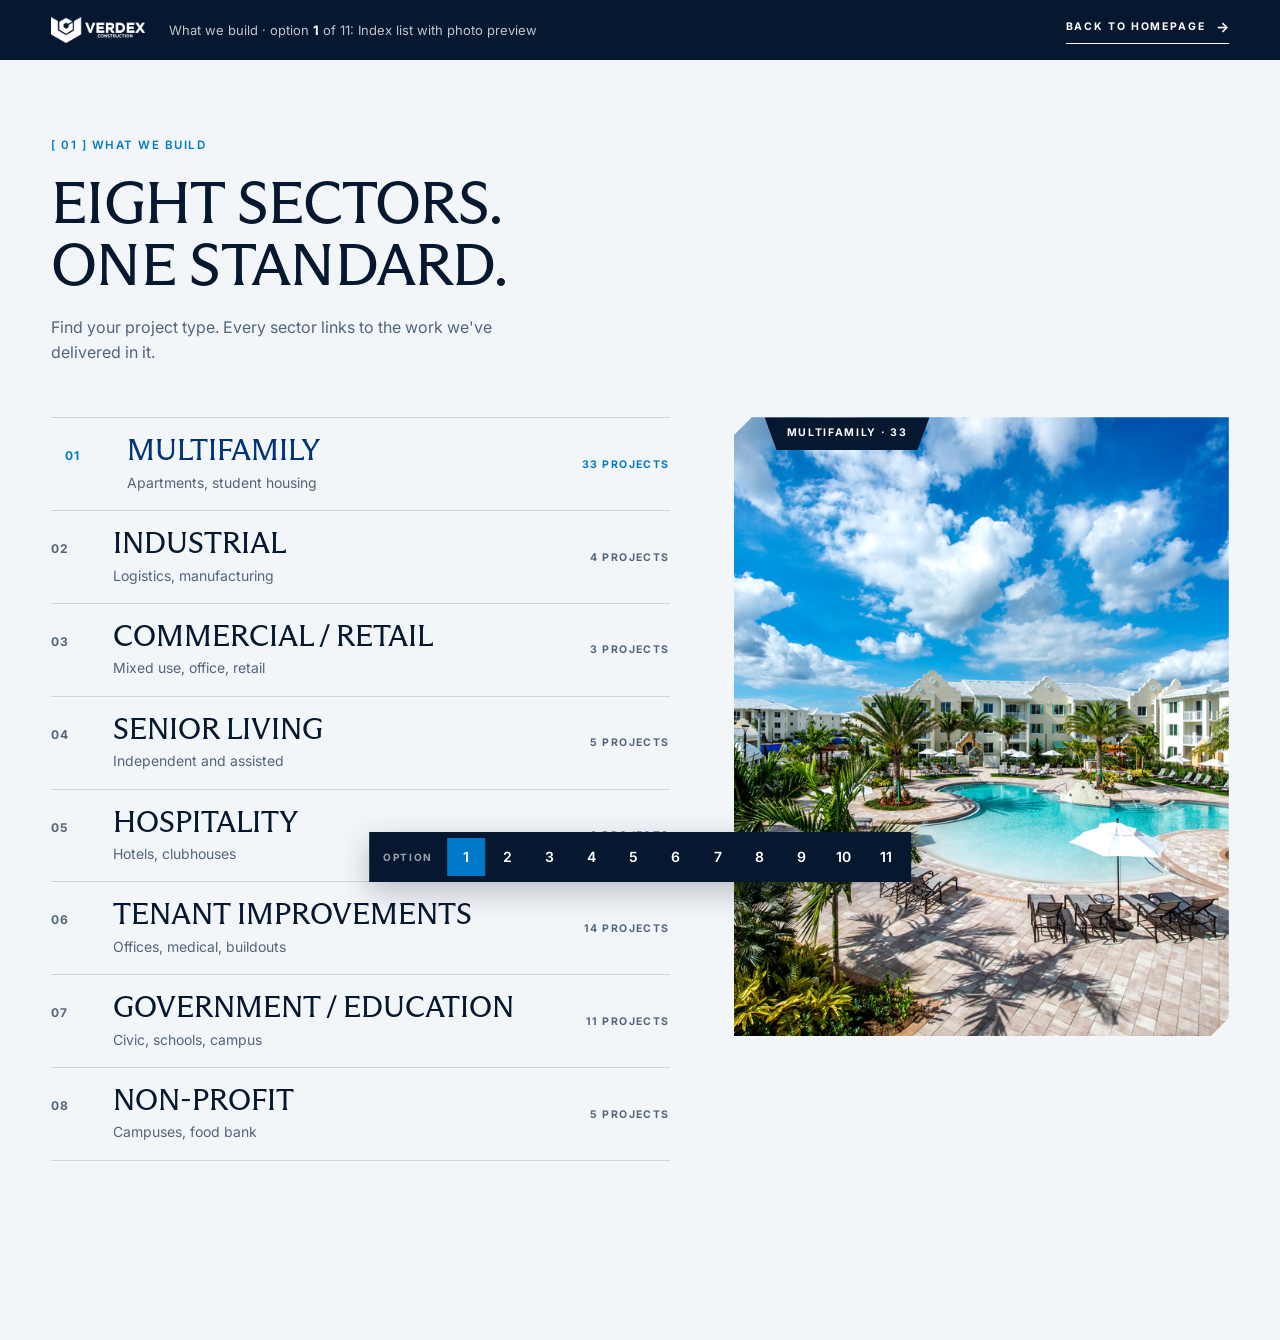
<file: sectors.html>
<!doctype html>
<html lang="en">
<head>
<meta charset="utf-8">
<meta name="viewport" content="width=device-width,initial-scale=1">
<title>Verdex | What we build: eleven options</title>
<meta name="robots" content="noindex">
<link rel="preconnect" href="https://fonts.googleapis.com"><link rel="preconnect" href="https://fonts.gstatic.com" crossorigin>
<link href="https://fonts.googleapis.com/css2?family=Inter:wght@400;500;600;700&display=swap" rel="stylesheet">
<link rel="stylesheet" href="styles.css">
<link rel="stylesheet" href="sectors.css">
</head>
<body class="opt-page">

<header class="opt-top">
  <a class="opt-top__logo" href="index.html"><img src="media/logo.png" alt="Verdex Construction" width="235" height="65"></a>
  <span class="opt-top__lbl">What we build · option <b id="optNo">1</b> of 11: <span id="optName"></span></span>
  <a class="link" href="index.html">Back to homepage</a>
</header>

<section class="sectors wrap" id="sectors">
  <div class="sec-head">
    <p class="idx">[ 01 ] What we build</p>
    <h2 class="display sec-title"><span>Eight sectors.</span><span>One standard.</span></h2>
    <p class="sec-lede">Find your project type. Every sector links to the work we've delivered in it.</p>
  </div>
  <div id="stage"></div>
</section>

<div class="spacer"></div>

<nav class="picker" aria-label="Choose an option">
  <span class="picker__lbl">Option</span>
  <a href="?v=1" data-v="1">1</a><a href="?v=2" data-v="2">2</a><a href="?v=3" data-v="3">3</a><a href="?v=4" data-v="4">4</a><a href="?v=5" data-v="5">5</a><a href="?v=6" data-v="6">6</a><a href="?v=7" data-v="7">7</a><a href="?v=8" data-v="8">8</a><a href="?v=9" data-v="9">9</a><a href="?v=10" data-v="10">10</a><a href="?v=11" data-v="11">11</a>
</nav>

<script src="sectors.js"></script>
</body>
</html>
</file>
<file: styles.css>
/* Verdex homepage proposal.
   Type, header and buttons follow the Hillpointe / Castle prototypes: ABC Arizona Flare (uppercase) for display,
   Inter for body, labels, nav and buttons. Shapes borrow from posthmnlab.com: 45° chamfered corners, trapezoid tabs,
   hairline rules with dot nodes and bracketed index labels. Colours: Verdex's own dark blue #003478 and light blue #0079C8
   (sampled from their logo), a blue-black ink and cool blue-leaning greys. */
@font-face{font-family:"ABC Arizona Flare";src:url("fonts/ABCArizona-FlareRegular.otf") format("opentype");font-weight:400;font-style:normal;font-display:swap}

:root{
  --ink:#06182F;          /* blue-black */
  --navy:#003478;         /* Verdex dark blue (logo) */
  --navy-dk:#00285C;
  --blue:#0079C8;         /* Verdex light blue (logo) */
  --blue-dk:#0067AB;
  --sky:#8CC6F0;          /* light blue tint for text on dark */
  --concrete:#E1E8EF;     /* blue-leaning greys */
  --paper:#F3F6F9;
  --mist:#C8D5E2;
  --white:#fff;
  --grey:#53657A;
  --flare:"ABC Arizona Flare",Georgia,"Times New Roman",serif;
  --sans:"Inter",system-ui,-apple-system,"Segoe UI",Roboto,Helvetica,Arial,sans-serif;
  --pad:clamp(20px,4vw,56px);
  --line:rgba(10,22,38,.14);--line-l:rgba(255,255,255,.18);
  --ease:cubic-bezier(.2,.7,.2,1);
  --util:34px;--bar:72px;
  --c:18px; /* chamfer size */
}

*,*::before,*::after{box-sizing:border-box}
html{-webkit-text-size-adjust:100%;scroll-behavior:smooth}
body{margin:0;background:var(--paper);color:var(--ink);font:400 16px/1.6 var(--sans);-webkit-font-smoothing:antialiased;overflow-x:hidden}
img{display:block;max-width:100%}
h1,h2,p,ul,ol,figure,blockquote{margin:0;padding:0}
ul,ol{list-style:none}
address{font-style:normal}
a{color:inherit;text-decoration:none}
button{font:inherit;color:inherit;cursor:pointer;background:none;border:0;padding:0}
:focus-visible{outline:2px solid var(--blue);outline-offset:3px}
.wrap{padding-inline:var(--pad);max-width:1680px;margin-inline:auto}
section{scroll-margin-top:72px}

/* ---------- type (Castle / Hillpointe) ---------- */
.eyebrow,.util,.nav__list>li>a,.btn,.bar__cta,.idx,.chip,.tab,.link,.wcard__facts,.ncard__d,.ph,.awards__y,.rank__yrs{
  font-family:var(--sans);font-weight:500;font-size:11.5px;line-height:1.5;letter-spacing:.13em;text-transform:uppercase}
.eyebrow{display:flex;align-items:center;gap:10px}
.eyebrow::before{content:"";flex:none;width:6px;height:6px;border-radius:50%;background:var(--sky)}
.display{font-family:var(--flare);font-weight:400;text-transform:uppercase;line-height:1.06;letter-spacing:-.012em}
.display span{display:block}

/* ---------- shapes (posthmnlab) ---------- */
.cut{clip-path:polygon(var(--c) 0,100% 0,100% calc(100% - var(--c)),calc(100% - var(--c)) 100%,0 100%,0 var(--c))}
/* inverted trapezoid tab, like posthmnlab's SHOP NOW / EXPLORE plates */
.tab{display:inline-flex;align-items:center;gap:12px;padding:8px 22px 9px;font-size:10.5px;font-weight:700;letter-spacing:.16em;white-space:nowrap;
  clip-path:polygon(0 0,100% 0,calc(100% - 12px) 100%,12px 100%)}
.tab--on{background:var(--ink);color:var(--white)}
.tab--blue{background:var(--blue);color:var(--white)}
.tab--ink{background:var(--ink);color:var(--white)}
.tab--line{background:rgba(255,255,255,.1);color:var(--white)}
.tab__dim{opacity:.6;font-weight:500}
/* hairline rule with dot nodes at the column edges */
.rule{position:relative;height:9px;
  background:linear-gradient(var(--line),var(--line)) center/100% 1px no-repeat}
.rule::before{content:"";position:absolute;inset:0;
  background:radial-gradient(circle,var(--ink) 0 2.5px,transparent 3px) 0 50%/9px 9px no-repeat,
             radial-gradient(circle,var(--ink) 0 2.5px,transparent 3px) 25% 50%/9px 9px no-repeat,
             radial-gradient(circle,var(--ink) 0 2.5px,transparent 3px) 50% 50%/9px 9px no-repeat,
             radial-gradient(circle,var(--ink) 0 2.5px,transparent 3px) 75% 50%/9px 9px no-repeat,
             radial-gradient(circle,var(--ink) 0 2.5px,transparent 3px) 100% 50%/9px 9px no-repeat}
.rule--3::before{
  background:radial-gradient(circle,var(--ink) 0 2.5px,transparent 3px) 0 50%/9px 9px no-repeat,
             radial-gradient(circle,var(--ink) 0 2.5px,transparent 3px) 33.333% 50%/9px 9px no-repeat,
             radial-gradient(circle,var(--ink) 0 2.5px,transparent 3px) 66.667% 50%/9px 9px no-repeat,
             radial-gradient(circle,var(--ink) 0 2.5px,transparent 3px) 100% 50%/9px 9px no-repeat}
.rule--l{background-image:linear-gradient(var(--line-l),var(--line-l))}
.rule--l::before{filter:invert(1)}
.idx{color:var(--blue);font-weight:600}
.idx--l{color:var(--sky)}
.chip{display:inline-block;padding:7px 14px;background:var(--concrete);font-size:10.5px;font-weight:600}
/* labelled placeholder (Castle convention) */
.ph{display:inline-block;margin-top:14px;padding:5px 10px;border:1px dashed currentColor;font-size:9.5px;font-weight:600;opacity:.75}
.ph--d{color:var(--sky)}

/* ---------- buttons (Castle / Hillpointe) ---------- */
.btn,.bar__cta{font-weight:700;font-size:10.5px;letter-spacing:.18em}
.btn{display:inline-flex;align-items:center;justify-content:center;gap:14px;min-height:54px;padding:0 30px;border:1px solid transparent;background:none;transition:background .35s,color .35s,border-color .35s}
.btn::after{content:"→";font-size:14px;letter-spacing:0;transition:transform .35s var(--ease)}
.btn:hover::after{transform:translateX(4px)}
.btn--blue{background:var(--blue);color:var(--white)}
.btn--blue:hover{background:var(--blue-dk)}
.btn--light{border-color:rgba(255,255,255,.55);color:var(--white)}
.btn--light:hover{border-color:var(--sky);color:var(--sky)}
.btn--ink{background:var(--ink);color:var(--white)}
.btn--ink:hover{background:var(--navy)}
.btns{display:flex;flex-wrap:wrap;gap:14px;align-items:center}
.link{display:inline-flex;align-items:center;gap:10px;font-weight:700;font-size:10.5px;letter-spacing:.18em;padding-bottom:6px;border-bottom:1px solid currentColor;transition:color .3s,gap .35s var(--ease)}
.link::after{content:"→";font-size:14px;letter-spacing:0}
.link:hover{color:var(--blue);gap:16px}
.link--l:hover{color:var(--sky)}

/* ---------- header (Castle / Hillpointe) ---------- */
.hdr{position:fixed;inset:0 0 auto 0;z-index:100;color:var(--white);transition:transform .6s var(--ease)}
.util{display:flex;justify-content:flex-end;align-items:center;gap:clamp(16px,2.2vw,32px);height:var(--util);padding:0 var(--pad);background:var(--ink);border-bottom:1px solid var(--line-l);font-size:10.5px}
.util__lbl{margin-right:auto;opacity:.55}
.util__sep{width:1px;height:12px;background:var(--line-l)}
.util a,.util .nolink{white-space:nowrap;opacity:.82;transition:opacity .3s,color .3s}
.util a:hover{opacity:1;color:var(--sky)}
.bar{display:flex;align-items:stretch;height:var(--bar);border-bottom:1px solid var(--line-l);transition:background .5s ease,height .5s var(--ease)}
.hdr.is-stuck{transform:translateY(calc(var(--util) * -1))}
.hdr.is-stuck .bar{background:var(--ink);height:64px}
.bar__logo{display:flex;align-items:center;padding:0 clamp(18px,2.2vw,32px);border-right:1px solid var(--line-l)}
.bar__logo img{height:30px;width:auto;filter:brightness(0) invert(1)}
.nav{flex:1;display:flex}
.nav__list{display:flex;height:100%}
.nav__list>li{position:relative;display:flex;align-items:center;gap:8px;padding:0 clamp(12px,1.35vw,22px);border-right:1px solid var(--line-l)}
.nav__list>li>a{display:flex;align-items:center;height:100%;transition:color .3s}
.nav__list>li>a:hover,.nav__list>li:focus-within>a{color:var(--sky)}
.nav__tog{width:18px;height:18px;display:grid;place-items:center}
.nav__tog::before{content:"";width:6px;height:6px;border-right:1px solid currentColor;border-bottom:1px solid currentColor;transform:translateY(-2px) rotate(45deg);transition:transform .35s var(--ease)}
.sub{position:absolute;top:100%;left:-1px;min-width:270px;padding:12px 0;background:var(--navy);border:1px solid var(--line-l);border-top-color:var(--blue);opacity:0;visibility:hidden;transform:translateY(8px);transition:opacity .35s ease,transform .45s var(--ease),visibility 0s .45s}
.nav__list>li:hover>.sub,.nav__list>li:focus-within>.sub,.nav__list>li.open>.sub{opacity:1;visibility:visible;transform:none;transition-delay:0s}
.nav__list>li:hover .nav__tog::before,.nav__list>li.open .nav__tog::before{transform:translateY(2px) rotate(225deg)}
.sub a{display:block;padding:10px 24px;font-size:14.5px;line-height:1.35;transition:color .3s,padding-left .4s var(--ease)}
.sub a:hover,.sub a:focus-visible{color:var(--sky);padding-left:30px}
.bar__cta{display:flex;align-items:center;gap:10px;margin-left:auto;padding:0 clamp(18px,2.4vw,36px);background:var(--blue);color:var(--white);white-space:nowrap;text-transform:uppercase;transition:background .35s}
.bar__cta::after{content:"→";font-size:14px;letter-spacing:0}
.bar__cta:hover{background:var(--blue-dk)}
.burger,.mm__close{display:none;position:relative;width:64px;border-left:1px solid var(--line-l)}
.burger span,.mm__close span{position:absolute;left:21px;right:21px;height:1px;background:currentColor}
.burger span:first-child{top:calc(50% - 4px)}
.burger span:last-child{top:calc(50% + 4px)}
.mm__close{display:block;margin-left:auto}
.mm__close span{top:50%}
.mm__close span:first-child{transform:rotate(45deg)}
.mm__close span:last-child{transform:rotate(-45deg)}

/* mobile menu (Castle) */
.mm{width:100vw;height:100dvh;max-width:none;max-height:none;margin:0;padding:0;border:0;background:var(--navy);color:var(--white);overflow:hidden}
.mm::backdrop{background:var(--ink)}
.mm[open]{display:flex;flex-direction:column;animation:vx-fade .35s ease}
@keyframes vx-fade{from{opacity:0}}
.mm__top{display:flex;height:60px;border-bottom:1px solid var(--line-l);flex:none}
.mm__top .bar__logo{border-right:0}
.mm__body{flex:1;overflow:auto;padding:8px var(--pad) 40px}
.mm__group{border-bottom:1px solid var(--line-l)}
.mm__group>a,.mm__head{display:flex;align-items:center;justify-content:space-between;width:100%;padding:20px 0;text-align:left;
  font-family:var(--flare);text-transform:uppercase;font-size:26px;line-height:1.1;transition:color .3s}
.mm__head i{position:relative;flex:none;width:14px;height:14px;margin-left:16px}
.mm__head i::before,.mm__head i::after{content:"";position:absolute;left:0;right:0;top:50%;height:1px;background:currentColor;transition:transform .4s var(--ease)}
.mm__head i::after{transform:rotate(90deg)}
.mm__group.open .mm__head{color:var(--sky)}
.mm__group.open .mm__head i::after{transform:rotate(0)}
.mm__panel{display:grid;grid-template-rows:0fr;transition:grid-template-rows .45s var(--ease)}
.mm__panel>div{overflow:hidden;min-height:0}
.mm__group.open .mm__panel{grid-template-rows:1fr}
.mm__panel ul{padding:0 0 18px;border-left:1px solid var(--sky);margin-left:2px}
.mm__panel ul a{display:block;padding:9px 0 9px 18px;font-size:15px;color:rgba(255,255,255,.78)}
.mm__group:not(.open) .mm__panel a{visibility:hidden;transition:visibility 0s .45s}
.mm__util{display:grid;grid-template-columns:1fr 1fr;gap:2px 20px;padding-top:24px}
.mm__util a,.mm__util .nolink{display:block;padding:6px 0;font-size:11.5px;letter-spacing:.13em;text-transform:uppercase;font-weight:500;color:rgba(255,255,255,.78)}
.mm a:hover{color:var(--sky)}
.mm__cta{flex:none;justify-content:center;height:60px;margin:0}

/* ---------- hero ---------- */
/* Photo paints immediately (no slider, no spinner) and fills the frame; the ranking plate sits on it, bottom right. */
.hero{position:relative;height:100svh;min-height:680px;max-height:1100px;background:var(--paper);color:var(--white)}
.hero__media{position:absolute;inset:0;background:var(--navy)}
.hero__media img{width:100%;height:100%;object-fit:cover;object-position:50% 55%}
.hero__media::after{content:"";position:absolute;inset:0;pointer-events:none;
  background:linear-gradient(90deg,rgba(10,22,38,.78) 0%,rgba(10,22,38,.45) 38%,rgba(10,22,38,0) 64%),
             linear-gradient(0deg,rgba(10,22,38,.55) 0%,rgba(10,22,38,0) 45%),
             linear-gradient(180deg,rgba(10,22,38,.55) 0%,rgba(10,22,38,0) 22%)}
.hero__content{position:absolute;left:0;right:0;bottom:clamp(56px,9svh,110px);max-width:none}
.hero__content>*{max-width:min(1000px,58vw)}
.hero__content>.hero__title{max-width:none}
.hero__content .eyebrow{margin-bottom:clamp(16px,1.8vw,24px);color:rgba(255,255,255,.85)}
.hero__title{font-size:clamp(42px,4.9vw,88px);white-space:nowrap;margin-bottom:clamp(20px,2vw,28px)}
.hero__lede{max-width:520px;color:rgba(255,255,255,.84);margin-bottom:clamp(26px,2.6vw,36px)}
/* caption tab hangs from the header line, posthmnlab-style */
.hero__tag{position:absolute;z-index:2;right:var(--pad);top:calc(var(--util) + var(--bar));background:var(--paper);color:var(--ink);transition:background .3s}
.hero__tag:hover{background:var(--blue);color:var(--white)}
/* ranking plate, bottom right of the photo */
.rank{position:absolute;z-index:2;right:var(--pad);bottom:clamp(56px,9svh,110px);width:min(480px,34vw);
  max-width:560px;display:grid;grid-template-columns:auto 1fr;grid-template-rows:auto auto;column-gap:20px;
  padding:22px 26px 20px;background:var(--concrete);color:var(--ink);transition:transform .5s var(--ease)}
.rank:hover{transform:translateY(-4px)}
.rank__no{color:var(--navy);grid-row:1/3;font-family:var(--flare);font-size:clamp(70px,7vw,118px);line-height:.8}
.rank__txt{display:flex;flex-direction:column;gap:6px;align-self:center;font-size:13px;line-height:1.35}
.rank__txt b{font-family:var(--flare);font-weight:400;text-transform:uppercase;font-size:clamp(17px,1.45vw,23px);line-height:1.12}
.rank__yrs{grid-column:2;margin-top:10px;font-size:10px;font-weight:700;color:var(--grey)}
.rank__txt>span{color:var(--grey)}

/* ---------- proof ---------- */
.proof{padding-top:clamp(56px,7vw,100px)}
.proof__grid{display:grid;grid-template-columns:repeat(4,1fr)}
.proof__grid li{display:flex;flex-direction:column;gap:12px;padding:clamp(26px,3vw,44px) clamp(14px,1.6vw,24px) clamp(26px,3vw,40px) 0}
.proof__grid li+li{padding-left:clamp(14px,1.6vw,24px);border-left:1px solid var(--line)}
.proof__n{font-family:var(--flare);font-size:clamp(56px,6.4vw,112px);line-height:.85;color:var(--ink)}
.proof__l{max-width:220px;font-size:14px;line-height:1.4;color:var(--grey)}
.proof__badges{display:flex;flex-wrap:wrap;gap:8px;padding-top:22px}

/* ---------- section heads ---------- */
.sec-head{display:grid;gap:18px;margin-bottom:clamp(36px,4vw,60px)}
.sec-head--split{grid-template-columns:1fr auto;align-items:end;gap:24px 40px}
/* label and heading wrapped together keep the same 18px gap as a plain .sec-head */
.sec-head>div{display:grid;gap:18px}
.sec-title{font-size:clamp(38px,4.6vw,80px)}
.sec-lede{max-width:460px;color:var(--grey)}
.sec-head--split .sec-lede{justify-self:end}

/* ---------- sectors (posthmnlab category cards) ---------- */
.sectors{padding-top:clamp(90px,10vw,150px)}
.sgrid{display:grid;grid-template-columns:repeat(4,1fr);gap:clamp(36px,3.6vw,56px) clamp(10px,1vw,16px)}
.scard{display:flex;flex-direction:column;height:100%;min-width:0}
.scard__top{display:flex;justify-content:space-between;align-items:center;gap:12px;height:clamp(48px,3.9vw,58px);padding:0 calc(var(--c) + 4px) 0 16px;background:var(--concrete);color:var(--ink);
  clip-path:polygon(0 0,calc(100% - var(--c)) 0,100% var(--c),100% 100%,0 100%)}
.scard__name{min-width:0;font-family:var(--flare);text-transform:uppercase;font-size:clamp(14px,1.16vw,19px);line-height:1;white-space:nowrap;overflow:hidden;text-overflow:ellipsis}
.scard__n{flex:none;font-size:12px;font-weight:600;letter-spacing:.08em;color:var(--grey)}
.scard__img{position:relative;display:block;overflow:hidden;aspect-ratio:4/3;margin-top:3px;background:var(--concrete)}
.scard__img img{width:100%;height:100%;object-fit:cover;transition:transform .9s var(--ease)}
.scard:hover .scard__img img,.scard:focus-visible .scard__img img{transform:scale(1.04)}
.scard__img::after{content:"→";position:absolute;right:0;bottom:0;display:grid;place-items:center;width:44px;height:44px;background:var(--blue);color:var(--white);font-size:16px;
  clip-path:polygon(14px 0,100% 0,100% 100%,0 100%,0 14px);transform:translate(101%,0);transition:transform .45s var(--ease)}
.scard:hover .scard__img::after,.scard:focus-visible .scard__img::after{transform:none}

/* ---------- featured work (RNDHouse staggered editorial) ---------- */
.work{padding-top:clamp(100px,11vw,170px)}
.wgrid{display:grid;grid-template-columns:repeat(12,1fr);column-gap:clamp(14px,1.6vw,24px);row-gap:clamp(48px,5vw,80px)}
.wcard{display:flex;flex-direction:column;gap:16px}
.wcard--a{grid-column:1/8}
.wcard--b{grid-column:9/13;margin-top:clamp(80px,12vw,200px)}
.wcard--c{grid-column:2/6}
.wcard--d{grid-column:7/13}
.wcard__img{position:relative;overflow:hidden;background:var(--concrete)}
.wcard--a .wcard__img,.wcard--d .wcard__img{aspect-ratio:16/10}
.wcard--b .wcard__img,.wcard--c .wcard__img{aspect-ratio:4/5}
.wcard__img img{width:100%;height:100%;object-fit:cover;transition:transform 1s var(--ease)}
.wcard:hover .wcard__img img{transform:scale(1.03)}
.wcard__img .tab{position:absolute;left:clamp(26px,2.4vw,36px);top:0}
.wcard__meta{display:flex;flex-wrap:wrap;justify-content:space-between;align-items:baseline;gap:6px 20px;padding-top:4px;border-top:1px solid var(--line)}
.wcard__name{font-family:var(--flare);text-transform:uppercase;font-size:clamp(22px,2vw,32px);line-height:1.1;padding-top:12px}
.wcard__facts{display:flex;gap:16px;color:var(--grey);font-size:10.5px}
.wcard__facts span+span::before{content:"/";margin-right:16px;color:var(--line)}

/* ---------- how we work ---------- */
.how{margin-top:clamp(110px,12vw,180px);padding-block:clamp(80px,9vw,140px);background:var(--concrete)}
.how__in{display:grid;grid-template-columns:1fr 1fr;gap:clamp(40px,6vw,110px);align-items:start}
.how__copy .sec-title{margin:18px 0 22px}
.steps{margin:clamp(32px,3.4vw,48px) 0 clamp(32px,3vw,44px);border-top:1px solid var(--line)}
.step{border-bottom:1px solid var(--line)}
.step__h{display:flex;align-items:baseline;gap:22px;width:100%;padding:20px 0;text-align:left}
.step__n{font-size:12px;font-weight:700;letter-spacing:.1em;color:var(--blue);transition:color .3s}
.step__t{font-family:var(--flare);text-transform:uppercase;font-size:clamp(22px,2vw,30px);line-height:1.1;transition:color .3s}
.step__h:hover .step__t{color:var(--blue)}
.step__b{display:grid;grid-template-rows:0fr;transition:grid-template-rows .5s var(--ease)}
.step__b>div{overflow:hidden;min-height:0}
.step__b p{max-width:500px;padding:0 0 22px 46px;color:var(--grey)}
.step.is-on .step__b{grid-template-rows:1fr}
.step.is-on .step__n{color:var(--ink)}
.step__n{flex:none;width:24px}
.how__media{position:sticky;top:110px}
.how__frame{aspect-ratio:4/5;overflow:hidden}
.how__frame img{width:100%;height:100%;object-fit:cover;object-position:60% 50%}
.how__tab{position:absolute;left:clamp(26px,2.4vw,36px);top:0}

/* ---------- safety ---------- */
.safety{padding-block:clamp(90px,10vw,150px);background:var(--navy);color:var(--white)}
.safety__head{display:grid;gap:18px;margin-bottom:clamp(40px,4.4vw,64px)}
.safety__grid{display:grid;grid-template-columns:1.25fr 1fr 1fr;grid-template-rows:auto auto;gap:clamp(12px,1.2vw,18px) clamp(32px,4.4vw,80px)}
.safety__img{grid-row:1/3;overflow:hidden;min-height:440px}
.safety__img img{width:100%;height:100%;object-fit:cover;object-position:40% 50%}
/* EMR ruler: a 0 to 1.5 scale with Verdex's marker and the 1.0 industry line. No panel, it sits on the navy. */
.ruler{--p:.4667;grid-column:2/4;display:flex;flex-direction:column;justify-content:flex-end;padding-bottom:clamp(64px,5.4vw,88px)}
/* --p is Verdex's position on the 0 to 1.5 scale (0.70 / 1.5); app.js runs it up from 0 when the ruler scrolls in */
.js .ruler{--p:0}
.ruler__labels{display:flex;justify-content:space-between;gap:16px;font-size:10.5px;font-weight:700;letter-spacing:.16em;text-transform:uppercase;color:rgba(255,255,255,.55)}
.ruler__track{position:relative;height:clamp(110px,9vw,150px);margin-top:clamp(84px,6.4vw,100px);background:rgba(255,255,255,.06);border-top:1px solid var(--line-l);border-bottom:1px solid var(--line-l)}
.ruler__fill{position:absolute;left:0;top:0;bottom:0;width:calc(var(--p) * 100%);background:linear-gradient(90deg,var(--navy),var(--blue))}
.ruler__tick{position:absolute;bottom:0;width:1px;height:14px;background:rgba(255,255,255,.35)}
.ruler__tick.is-major{height:100%;background:rgba(255,255,255,.18)}
.ruler__tick b{position:absolute;top:calc(100% + 12px);left:0;transform:translateX(-50%);font-size:11px;font-weight:600;letter-spacing:.08em;color:rgba(255,255,255,.6)}
.ruler__tick:first-of-type b{transform:none}
.ruler__tick:last-of-type b{transform:translateX(-100%)}
.ruler__mark{position:absolute;top:0;bottom:0;width:2px}
.ruler__mark--us{left:calc(var(--p) * 100%);background:var(--white)}
.ruler__mark--ind{left:calc(1/1.5*100%);background:var(--sky)}
.ruler__flag{position:absolute;bottom:calc(100% + 10px);display:flex;flex-direction:column;gap:6px;white-space:nowrap;font-size:10.5px;font-weight:700;letter-spacing:.16em;text-transform:uppercase;color:rgba(255,255,255,.75)}
.ruler__flag b{font-family:var(--flare);font-weight:400;font-size:clamp(40px,4vw,64px);line-height:.8;letter-spacing:0;color:var(--white)}
.ruler__mark--us .ruler__flag{right:12px;align-items:flex-end;text-align:right}
/* near the start of the run the Verdex label flips to the right of its line so it never leaves the ruler */
.ruler__mark--us.is-flip .ruler__flag{right:auto;left:12px;align-items:flex-start;text-align:left}
.ruler__mark--ind .ruler__flag{left:12px}
.ruler__mark--ind .ruler__flag b{color:var(--sky)}
.sfacts{grid-column:2/4;display:grid;grid-template-columns:1fr 1fr;border-top:1px solid var(--line-l);border-left:1px solid var(--line-l)}
.sfacts li{display:flex;flex-direction:column;gap:8px;padding:clamp(18px,1.8vw,26px);border-right:1px solid var(--line-l);border-bottom:1px solid var(--line-l)}
.sfacts b{font-family:var(--flare);font-weight:400;text-transform:uppercase;font-size:clamp(26px,2.4vw,40px);line-height:1.05;color:var(--sky)}
.sfacts span{font-size:14px;line-height:1.4;color:rgba(255,255,255,.75)}
.safety .link{margin-top:clamp(32px,3vw,44px)}

/* ---------- recognition ---------- */
.rec{padding-top:clamp(100px,11vw,170px)}
.climb{border-top:1px solid var(--line);border-bottom:1px solid var(--line);padding:28px 0 0}
.climb__bars{display:grid;grid-template-columns:repeat(10,1fr);align-items:end;gap:clamp(6px,.8vw,12px);height:clamp(220px,24vw,340px)}
.cb{position:relative;display:flex;flex-direction:column;justify-content:flex-end;height:100%}
.cb__col{position:relative;height:var(--h);background:var(--concrete);transform-origin:50% 100%;transition:transform 1s var(--ease),background .3s;
  clip-path:polygon(0 0,calc(100% - 12px) 0,100% 12px,100% 100%,0 100%)}
.cb--now .cb__col{background:var(--blue)}
.cb--best .cb__col{background:var(--navy)}
.cb__r{position:absolute;left:10px;top:10px;font-family:var(--flare);font-size:clamp(18px,1.9vw,32px);line-height:1;color:var(--ink)}
.cb--now .cb__r,.cb--best .cb__r{color:var(--white)}
.cb__y{padding:10px 0 12px;font-size:11px;font-weight:600;letter-spacing:.1em;color:var(--grey)}
.awards{display:grid;grid-template-columns:repeat(4,1fr);margin-top:clamp(28px,3vw,44px);border-left:1px solid var(--line);border-top:1px solid var(--line)}
.awards li{display:flex;flex-direction:column;gap:8px;padding:clamp(18px,1.8vw,26px);border-right:1px solid var(--line);border-bottom:1px solid var(--line)}
.awards__y{color:var(--blue);font-weight:700}
.awards b{font-family:var(--flare);font-weight:400;text-transform:uppercase;font-size:clamp(19px,1.6vw,25px);line-height:1}
.awards li>span:last-child{font-size:14px;color:var(--grey)}
.quote{position:relative;margin-top:clamp(28px,3vw,44px);padding:clamp(30px,4vw,60px);background:var(--ink);color:var(--white)}
.quote blockquote{max-width:900px;font-size:clamp(20px,2vw,30px);line-height:1.3}
.quote figcaption{margin-top:20px;font-size:14px;color:rgba(255,255,255,.7)}
.quote figcaption b{color:var(--white);font-weight:600}

/* ---------- leadership ---------- */
.lead{display:grid;grid-template-columns:minmax(260px,.8fr) 1.4fr;gap:clamp(30px,6vw,110px);align-items:center;padding-top:clamp(100px,11vw,170px)}
.lead__img{aspect-ratio:1;overflow:hidden;background:var(--concrete)}
.lead__img img{width:100%;height:100%;object-fit:cover}
.lead__copy{display:flex;flex-direction:column;align-items:flex-start;gap:22px}
.lead__q{font-family:var(--flare);text-transform:uppercase;font-size:clamp(28px,3.1vw,52px);line-height:1.16}
.lead__by{font-size:14px;color:var(--grey)}
.lead__by b{color:var(--ink);font-weight:600}
.lead__t{max-width:520px;color:var(--grey)}

/* ---------- doors ---------- */
.doors{padding-top:clamp(100px,11vw,170px)}
.dgrid{display:grid;grid-template-columns:repeat(3,1fr);gap:clamp(16px,2vw,32px);padding-top:clamp(28px,3vw,44px)}
.door{position:relative;display:flex;flex-direction:column;align-items:flex-start;gap:14px}
.door__img{width:100%;aspect-ratio:4/3;overflow:hidden;background:var(--concrete)}
.door__img img{width:100%;height:100%;object-fit:cover;transition:transform 1s var(--ease)}
.door:hover .door__img img{transform:scale(1.04)}
.door>.tab{position:absolute;left:clamp(26px,2.4vw,36px);top:0}
.door__t{font-size:clamp(28px,2.6vw,42px)}
.door__d{max-width:400px;color:var(--grey);font-size:15px}
.door .link{margin-top:auto}
.door:hover .link{color:var(--blue);gap:16px}

/* ---------- news ---------- */
.news{padding-block:clamp(100px,11vw,170px)}
.ngrid{display:grid;grid-template-columns:repeat(3,1fr);gap:clamp(16px,2vw,32px)}
.ncard{display:flex;flex-direction:column;gap:14px}
.ncard__img{aspect-ratio:4/3;overflow:hidden;background:var(--concrete)}
.ncard__img img{width:100%;height:100%;object-fit:cover;transition:transform 1s var(--ease)}
.ncard:hover .ncard__img img{transform:scale(1.04)}
.ncard__d{color:var(--blue);font-weight:600;font-size:10.5px}
.ncard__t{font-size:clamp(18px,1.45vw,22px);line-height:1.3;font-weight:600;letter-spacing:-.01em}
.ncard:hover .ncard__t{color:var(--blue)}

/* ---------- footer / start ---------- */
.ftr{padding-top:clamp(90px,10vw,150px);background:var(--ink);color:var(--white)}
.start{display:grid;grid-template-columns:1.2fr 1fr;gap:40px;align-items:end;padding-bottom:clamp(56px,6vw,90px)}
.start .idx{margin-bottom:18px}
.start__t{font-size:clamp(46px,6.4vw,118px);color:var(--sky)}
.start__l{max-width:460px;margin-top:24px;color:rgba(255,255,255,.75)}
.start__c{display:flex;flex-direction:column;align-items:flex-end;gap:10px;text-align:right}
.start__big{display:block;font-family:var(--flare);font-size:clamp(36px,4.2vw,72px);line-height:1;transition:color .3s}
.start__big--s{font-size:clamp(24px,2.6vw,42px);margin-bottom:22px}
a.start__big:hover{color:var(--sky)}
.offices{display:grid;grid-template-columns:repeat(3,1fr);gap:24px;padding:clamp(36px,4vw,56px) 0}
.offices li{display:flex;flex-direction:column;align-items:flex-start;gap:14px;font-size:15px;color:rgba(255,255,255,.75)}
.offices a,.offices .nolink{color:var(--white);font-weight:600;transition:color .3s}
.offices a:hover{color:var(--sky)}
.ftr__base{display:flex;flex-wrap:wrap;align-items:center;gap:16px 32px;padding:26px 0 34px;border-top:1px solid var(--line-l);font-size:13px;color:rgba(255,255,255,.6)}
.ftr__logo{height:28px;width:auto;filter:brightness(0) invert(1)}
.ftr__soc{display:flex;gap:22px;margin-left:auto}
.ftr__soc a{font-size:11px;font-weight:700;letter-spacing:.16em;text-transform:uppercase;color:var(--white)}
.ftr__soc a:hover{color:var(--sky)}

/* ---------- motion (Castle: lines rise from a mask, frames open from the bottom) ---------- */
.js [data-lines] span{overflow:hidden}
.js [data-lines] .ln{display:block;transform:translateY(105%);transition:transform 1s var(--ease)}
.js [data-lines].in .ln{transform:none}
.js .rv{clip-path:inset(100% 0 0 0);transition:clip-path 1.1s var(--ease)}
.js .rv.in{clip-path:inset(0 0 0 0)}
.js .rv.cut{clip-path:polygon(var(--c) 100%,100% 100%,100% 100%,calc(100% - var(--c)) 100%,0 100%,0 100%)}
.js .rv.cut.in{clip-path:polygon(var(--c) 0,100% 0,100% calc(100% - var(--c)),calc(100% - var(--c)) 100%,0 100%,0 var(--c))}
.js .cb__col{transform:scaleY(0)}
.js .climb.in .cb__col{transform:none}
/* tags drop down from the top edge: the hero tag on load, the rest as their card comes into view */
@keyframes tabDrop{from{clip-path:polygon(0 0,100% 0,calc(100% - 12px) 0,12px 0);transform:translateY(-70%)}
  to{clip-path:polygon(0 0,100% 0,calc(100% - 12px) 100%,12px 100%);transform:none}}
.js .hero__tag{animation:tabDrop .55s var(--ease) .35s both}
.js .drop{clip-path:polygon(0 0,100% 0,calc(100% - 12px) 0,12px 0);transform:translateY(-70%);
  transition:clip-path .5s var(--ease) var(--d,.15s),transform .5s var(--ease) var(--d,.15s)}
.js .drop.in{clip-path:polygon(0 0,100% 0,calc(100% - 12px) 100%,12px 100%);transform:none}
/* list items rise in one after another */
.js .stagger>*{opacity:0;transform:translateY(18px);transition:opacity .7s var(--ease),transform .7s var(--ease)}
.js .stagger.in>*{opacity:1;transform:none}
.js .stagger>*:nth-child(2){transition-delay:.08s}.js .stagger>*:nth-child(3){transition-delay:.16s}
.js .stagger>*:nth-child(4){transition-delay:.24s}.js .stagger>*:nth-child(5){transition-delay:.32s}
.flat *{transition:none!important;animation:none!important}

/* ---------- responsive ---------- */
@media (max-width:1180px){
  .util__lbl{display:none}
  .nav__list>li{padding:0 12px}
  .sgrid{grid-template-columns:repeat(2,1fr)}
  .awards{grid-template-columns:repeat(2,1fr)}
  .safety__grid{grid-template-columns:1fr 1fr}
  .safety__img{grid-row:auto;grid-column:1/3;min-height:0;aspect-ratio:16/8}
  .ruler,.sfacts{grid-column:1/3}
  .ruler{margin-top:72px;padding-bottom:96px}
}
@media (max-width:960px){
  .util{display:none}
  :root{--util:0px}
  .nav{display:none}
  .bar{height:64px}
  .bar__cta{display:none}
  .burger{display:block;margin-left:auto}
  .hero{height:auto;min-height:0;max-height:none;display:flex;flex-direction:column}
  /* phone hero: taller photo so the copy sits low, with room under the bar and the project tag */
  .hero{--hm:max(100svh,760px)}
  .hero__media{position:relative;inset:auto;height:var(--hm)}
  .hero__media::after{background:linear-gradient(0deg,rgba(10,22,38,.88) 0%,rgba(10,22,38,.5) 45%,rgba(10,22,38,.1) 70%),linear-gradient(180deg,rgba(10,22,38,.5) 0%,rgba(10,22,38,0) 20%)}
  .hero__content{bottom:auto;top:var(--hm);transform:translateY(-100%);padding-bottom:64px}
  .hero__content>*{max-width:none}
  .hero__tag{top:64px;right:var(--pad);max-width:calc(100% - 2*var(--pad))}
  .hero__tag .tab__dim{display:none}
  .rank{position:relative;right:auto;bottom:auto;width:auto;min-width:0;max-width:none;margin:-22px var(--pad) 0}
  .proof__grid{grid-template-columns:1fr 1fr}
  .proof__grid li:nth-child(3){padding-left:0;border-left:0}
  .proof__grid li:nth-child(n+3){border-top:1px solid var(--line)}
  .sec-head--split{grid-template-columns:1fr}
  .sec-head--split .sec-lede,.sec-head--split>.link{justify-self:start}
  .wgrid{grid-template-columns:1fr}
  .wcard--a,.wcard--b,.wcard--c,.wcard--d{grid-column:auto;margin-top:0}
  .wcard--b .wcard__img,.wcard--c .wcard__img{aspect-ratio:16/11}
  .how__in{grid-template-columns:1fr}
  .how__media{position:relative;top:auto;order:-1}
  .how__frame{aspect-ratio:16/11}
  .lead{grid-template-columns:1fr}
  .lead__img{max-width:420px}
  .dgrid,.ngrid{grid-template-columns:1fr;gap:48px}
  .start{grid-template-columns:1fr}
  .start__c{align-items:flex-start;text-align:left}
  .offices{grid-template-columns:1fr;gap:30px}
  .ftr__soc{margin-left:0}
}
@media (max-width:600px){
  body{font-size:14.5px}
  :root{--c:14px}
  .hero__title{font-size:clamp(30px,8.6vw,44px);white-space:normal}
  .wcard__facts span+span::before{display:none}
  .door__img{aspect-ratio:16/9}
  .dgrid{gap:40px}
  .lead__q{font-size:24px}
  .lead__img{max-width:none;aspect-ratio:4/3}
  .lead__img img{object-position:50% 20%}
  .sgrid{grid-template-columns:repeat(2,minmax(0,1fr))}
  .scard{min-width:0}
  /* shorter phone page: selected work and news become swipe rows */
  .wgrid,.ngrid{display:grid;grid-template-columns:none;grid-auto-flow:column;grid-auto-columns:84%;gap:14px;overflow-x:auto;scroll-snap-type:x mandatory;
    margin-inline:calc(var(--pad) * -1);padding:0 var(--pad) 8px;scroll-padding-inline:var(--pad);scrollbar-width:none}
  .wgrid::-webkit-scrollbar,.ngrid::-webkit-scrollbar{display:none}
  .wcard,.ncard{scroll-snap-align:start;min-width:0}
  .wcard .wcard__img{aspect-ratio:4/3!important}
  .hero .btn{flex:1 1 100%}
  .rank{grid-template-columns:auto 1fr;padding:18px 20px}
  .rank__no{font-size:76px}
  .sgrid{gap:32px 10px}
  .scard__top{height:auto;min-height:44px;gap:6px;padding:8px calc(var(--c) + 2px) 8px 10px}
  .scard__name{font-size:13px;white-space:normal;overflow:visible;line-height:1.15}
  .scard__n{font-size:10.5px}
  .safety__img{aspect-ratio:4/3}
  .ruler__labels{font-size:9px;letter-spacing:.12em}
  .ruler__track{height:96px;margin-top:80px}
  .ruler__flag{font-size:9px;letter-spacing:.12em}
  .ruler__flag b{font-size:34px}
  .ruler__tick b{font-size:10px}
  .ruler__mark--ind .ruler__flag{left:8px;white-space:normal;width:84px;line-height:1.3}
  .sfacts{grid-template-columns:1fr}
  .awards{grid-template-columns:1fr}
  .climb__bars{gap:4px}
  .cb__r{left:4px;top:8px;font-size:15px}
  .cb__y{font-size:9px;letter-spacing:0;text-align:center}
  .cb__col{clip-path:polygon(0 0,calc(100% - 6px) 0,100% 6px,100% 100%,0 100%)}
  .wcard__facts{flex-wrap:wrap;gap:4px 16px}
}
@media (prefers-reduced-motion:reduce){
  .js [data-lines] .ln,.js .rv,.js .cb__col,.js .drop,.js .stagger>*{transition:none!important;transform:none!important;opacity:1!important}
  .js [data-lines] .ln,.js .rv,.js .cb__col{clip-path:none!important}
  .js .drop{clip-path:polygon(0 0,100% 0,calc(100% - 12px) 100%,12px 100%)!important}
  .js .hero__tag{animation:none}
  html{scroll-behavior:auto}
}

/* phone numbers and the email are shown as plain text: no link, no hover */
.nolink{cursor:default}
</file>
<file: sectors.css>
/* What we build: five lighter alternatives to the colour-block cards. Shares tokens and type with styles.css. */
.opt-page .sectors{padding-top:clamp(48px,6vw,90px)}
.opt-top{display:flex;align-items:center;gap:24px;padding:16px var(--pad);background:var(--ink);color:var(--white)}
.opt-top__logo img{height:26px;width:auto;filter:brightness(0) invert(1)}
.opt-top__lbl{font-size:13px;color:rgba(255,255,255,.75)}
.opt-top__lbl b{color:var(--white)}
.opt-top .link{margin-left:auto;color:var(--white)}
.spacer{height:clamp(120px,14vw,200px)}
.picker{position:fixed;left:50%;bottom:18px;z-index:50;transform:translateX(-50%);display:flex;align-items:center;gap:4px;padding:6px;background:var(--ink);box-shadow:0 10px 30px rgba(6,24,47,.25)}
.picker__lbl{padding:0 10px 0 8px;font-size:10px;font-weight:700;letter-spacing:.16em;text-transform:uppercase;color:rgba(255,255,255,.6)}
.picker a{display:grid;place-items:center;width:38px;height:38px;color:var(--white);font-weight:600;font-size:14px;transition:background .3s}
.picker a:hover{background:var(--navy)}
.picker a.is-on{background:var(--blue)}

/* ---------- 1. index list with photo preview ---------- */
.o1{display:grid;grid-template-columns:1.25fr 1fr;gap:clamp(30px,5vw,90px);align-items:start}
.o1__list{border-top:1px solid var(--line)}
.o1__row{display:grid;grid-template-columns:44px 1fr auto;grid-template-areas:"no name c" "no d c";align-items:baseline;column-gap:18px;padding:18px 0 16px;border-bottom:1px solid var(--line);transition:padding-left .45s var(--ease)}
.o1__no{grid-area:no;font-size:12px;font-weight:700;letter-spacing:.1em;color:var(--grey);transition:color .3s}
.o1__name{grid-area:name;font-family:var(--flare);text-transform:uppercase;font-size:clamp(24px,2.3vw,36px);line-height:1;transition:color .3s}
.o1__d{grid-area:d;margin-top:6px;font-size:14px;color:var(--grey)}
.o1__c{grid-area:c;align-self:center;font-size:10.5px;font-weight:700;letter-spacing:.14em;text-transform:uppercase;color:var(--grey);transition:color .3s}
.o1__thumb{display:none}
.o1__row.is-on{padding-left:14px}
.o1__row.is-on .o1__no,.o1__row.is-on .o1__c{color:var(--blue)}
.o1__row.is-on .o1__name{color:var(--navy)}
.o1__view{position:sticky;top:40px;aspect-ratio:4/5;overflow:hidden;background:var(--concrete)}
.o1__view img{position:absolute;inset:0;width:100%;height:100%;object-fit:cover;opacity:0;transform:scale(1.04);transition:opacity .6s ease,transform 1.2s var(--ease)}
.o1__view img.is-on{opacity:1;transform:none}
.o1__tag{position:absolute;left:clamp(26px,2.4vw,36px);top:0;z-index:2}

/* ---------- 2. quiet photo grid ---------- */
.o2{display:grid;grid-template-columns:repeat(4,minmax(0,1fr));gap:clamp(36px,3.4vw,52px) clamp(14px,1.4vw,22px)}
.o2__card{display:flex;flex-direction:column}
.o2__img{position:relative;overflow:hidden;aspect-ratio:4/3;background:var(--concrete)}
.o2__img img{width:100%;height:100%;object-fit:cover;transition:transform 1s var(--ease)}
.o2__card:hover .o2__img img{transform:scale(1.04)}
.o2__tab{position:absolute;left:clamp(22px,2vw,30px);top:0}
.o2__cap{display:flex;justify-content:space-between;align-items:baseline;gap:12px;margin-top:14px;padding-top:12px;border-top:1px solid var(--line)}
.o2__name{font-family:var(--flare);text-transform:uppercase;font-size:clamp(19px,1.6vw,24px);line-height:1;transition:color .3s}
.o2__c{font-size:12px;font-weight:700;color:var(--blue)}
.o2__d{margin-top:6px;font-size:13.5px;color:var(--grey)}
.o2__card:hover .o2__name{color:var(--blue)}

/* ---------- 3. tabs and one panel ---------- */
.o3__tabs{display:grid;grid-template-columns:repeat(4,minmax(0,1fr));gap:6px;margin-bottom:clamp(20px,2vw,28px)}
.o3__tab{display:flex;align-items:center;justify-content:space-between;gap:10px;padding:11px 26px 12px;background:var(--concrete);font-size:11px;font-weight:700;letter-spacing:.14em;text-transform:uppercase;
  clip-path:polygon(0 0,100% 0,calc(100% - 12px) 100%,12px 100%);transition:background .3s,color .3s}
.o3__tab span{font-weight:500;opacity:.6}
.o3__tab:hover{background:var(--mist)}
.o3__tab.is-on{background:var(--navy);color:var(--white)}
.o3__panel{display:grid;grid-template-columns:1.5fr 1fr;gap:clamp(24px,4vw,64px);align-items:stretch}
.o3__img{position:relative;aspect-ratio:16/10;overflow:hidden;background:var(--concrete)}
.o3__img img{position:absolute;inset:0;width:100%;height:100%;object-fit:cover;opacity:0;transition:opacity .6s ease}
.o3__img img.is-on{opacity:1}
.o3__body{display:flex;flex-direction:column;align-items:flex-start;gap:14px;padding:clamp(4px,1vw,12px) 0}
.o3__name{font-size:clamp(32px,3.4vw,56px)}
.o3__c{font-size:15px;color:var(--grey)}
.o3__c b{font-family:var(--flare);font-weight:400;font-size:28px;color:var(--blue);margin-right:4px}
.o3__d{font-size:15px;color:var(--grey)}
.o3__p{width:100%;margin:6px 0 10px;border-top:1px solid var(--line)}
.o3__p li{padding:11px 0;border-bottom:1px solid var(--line);font-size:15px}
.o3__body .link{margin-top:auto}

/* ---------- 4. expanding strips ---------- */
.o4{display:flex;gap:8px;height:clamp(420px,42vw,600px)}
.o4__strip{position:relative;flex:1 1 0;min-width:0;overflow:hidden;background:var(--navy);color:var(--white);transition:flex-grow .8s var(--ease);
  clip-path:polygon(0 0,calc(100% - 14px) 0,100% 14px,100% 100%,0 100%)}
.o4__strip.is-on{flex-grow:5}
.o4__strip img{position:absolute;inset:0;width:100%;height:100%;object-fit:cover;filter:saturate(.35);opacity:.5;transition:filter .8s,opacity .8s}
.o4__strip.is-on img{filter:none;opacity:1}
.o4__shade{position:absolute;inset:0;background:linear-gradient(0deg,rgba(6,24,47,.85) 0%,rgba(6,24,47,.2) 55%,rgba(6,24,47,.35) 100%)}
.o4__no{position:absolute;left:16px;top:16px;font-size:11px;font-weight:700;letter-spacing:.12em}
.o4__v{position:absolute;left:50%;bottom:22px;transform:translateX(-50%) rotate(180deg);writing-mode:vertical-rl;white-space:nowrap;font-family:var(--flare);text-transform:uppercase;font-size:clamp(17px,1.4vw,22px);transition:opacity .4s}
.o4__strip.is-on .o4__v{opacity:0}
.o4__open{position:absolute;left:clamp(20px,2vw,32px);right:clamp(20px,2vw,32px);bottom:clamp(20px,2vw,32px);display:flex;flex-direction:column;align-items:flex-start;gap:10px;opacity:0;transform:translateY(12px);transition:opacity .4s,transform .6s var(--ease)}
.o4__strip.is-on .o4__open{opacity:1;transform:none;transition-delay:.25s}
.o4__name{font-family:var(--flare);text-transform:uppercase;font-size:clamp(28px,2.8vw,46px);line-height:.95;white-space:nowrap}
.o4__d{font-size:14px;color:rgba(255,255,255,.8);white-space:nowrap}
.link--w{color:var(--white);margin-top:6px}

/* ---------- 5. sized by the work (bento) ---------- */
.o5{display:grid;grid-template-columns:repeat(4,minmax(0,1fr));grid-auto-rows:clamp(170px,15vw,230px);gap:clamp(8px,.8vw,12px)}
.o5__cell{position:relative;display:flex;flex-direction:column;justify-content:space-between;padding:clamp(16px,1.6vw,24px);overflow:hidden;background:var(--concrete);transition:background .35s}
.o5__cell:not(.o5__cell--ph):hover{background:var(--mist)}
.o5__cell--0{grid-column:1/3;grid-row:1/3}
.o5__cell--1{grid-column:3/5;grid-row:1}
.o5__cell--2{grid-column:3;grid-row:2}
.o5__cell--3{grid-column:4;grid-row:2}
.o5__cell--ph{color:var(--white);clip-path:polygon(0 0,calc(100% - var(--c)) 0,100% var(--c),100% 100%,0 100%)}
.o5__img{position:absolute;inset:0}
.o5__img img{width:100%;height:100%;object-fit:cover;transition:transform 1s var(--ease)}
.o5__img::after{content:"";position:absolute;inset:0;background:linear-gradient(0deg,rgba(6,24,47,.85) 0%,rgba(6,24,47,0) 60%),linear-gradient(180deg,rgba(6,24,47,.55) 0%,rgba(6,24,47,0) 40%)}
.o5__cell--ph:hover .o5__img img{transform:scale(1.04)}
.o5__c,.o5__txt{position:relative}
.o5__c{font-family:var(--flare);font-size:clamp(40px,4vw,64px);line-height:.85;color:var(--navy)}
.o5__cell--ph .o5__c{color:var(--white)}
.o5__cell--0 .o5__c{font-size:clamp(64px,7vw,120px)}
.o5__txt{display:flex;flex-direction:column;gap:4px}
.o5__name{font-family:var(--flare);text-transform:uppercase;font-size:clamp(18px,1.5vw,24px);line-height:1}
.o5__cell--0 .o5__name{font-size:clamp(28px,2.8vw,44px)}
.o5__d{font-size:13px;color:var(--grey)}
.o5__cell--ph .o5__d{color:rgba(255,255,255,.8)}

/* ---------- responsive ---------- */
@media (max-width:960px){
  .opt-top__lbl{display:none}
  .o1{grid-template-columns:1fr}
  .o1__view{display:none}
  .o1__row{grid-template-columns:30px 1fr 84px;grid-template-areas:"no name thumb" "no d thumb" "no c thumb";padding:14px 0}
  .o1__row.is-on{padding-left:0}
  .o1__c{align-self:start;margin-top:6px}
  .o1__thumb{grid-area:thumb;display:block;align-self:center;width:84px;aspect-ratio:1;overflow:hidden;clip-path:polygon(10px 0,100% 0,100% 100%,0 100%,0 10px)}
  .o1__thumb img{width:100%;height:100%;object-fit:cover}
  .o2{grid-template-columns:repeat(2,minmax(0,1fr))}
  .o3__tabs{display:flex;flex-wrap:nowrap;overflow-x:auto;margin-inline:calc(var(--pad) * -1);padding:0 var(--pad) 4px;scrollbar-width:none}
  .o3__tabs::-webkit-scrollbar{display:none}
  .o3__tab{flex:none}
  .o3__panel{grid-template-columns:1fr}
  .o4{flex-direction:column;height:auto}
  .o4__strip{flex:none;height:64px;transition:height .7s var(--ease)}
  .o4__strip.is-on{height:340px}
  .o4__v{writing-mode:horizontal-tb;transform:translateY(-50%);left:56px;top:50%;bottom:auto}
  .o4__no{top:50%;transform:translateY(-50%)}
  .o4__strip.is-on .o4__no{top:16px;transform:none}
  .o5{grid-template-columns:repeat(2,minmax(0,1fr));grid-auto-rows:150px}
  .o5__cell--0{grid-column:1/3;grid-row:span 2}
  .o5__cell--1{grid-column:1/3;grid-row:auto}
  .o5__cell--2,.o5__cell--3{grid-column:auto;grid-row:auto}
}
@media (max-width:600px){
  .o2{gap:28px 10px}
  .o2__name{font-size:16px}
  .o2__d{display:none}
  .o5__c{font-size:38px}
  .o5__name{font-size:16px}
  .o5__d{display:none}
  .o5__cell--0 .o5__d,.o5__cell--1 .o5__d{display:block}
}

/* ---------- 6. photo frames with an inset name plate ---------- */
.o6{display:grid;grid-template-columns:repeat(4,minmax(0,1fr));gap:clamp(10px,1vw,16px)}
.o6__card{position:relative;display:block;aspect-ratio:4/5;overflow:hidden;background:var(--concrete)}
.o6__card img{position:absolute;inset:0;width:100%;height:100%;object-fit:cover;transition:transform 1.1s var(--ease)}
.o6__card:hover img,.o6__card:focus-visible img{transform:scale(1.04)}
/* section and plate share one grey, so the plate reads as a notch cut into the photo */
body[data-v="6"]{background:var(--concrete)}
.o6__plate{position:absolute;left:0;bottom:0;display:flex;flex-direction:column;gap:6px;max-width:calc(100% - 28px);
  padding:16px 22px 16px 0;background:var(--concrete)}
.o6__no{font-size:10.5px;font-weight:700;letter-spacing:.14em;color:var(--grey)}
.o6__name{font-family:var(--flare);text-transform:uppercase;font-size:clamp(19px,1.6vw,26px);line-height:1;color:var(--ink);transition:color .35s}
.o6__c{font-size:10.5px;font-weight:600;letter-spacing:.14em;text-transform:uppercase;color:var(--grey)}
.o6__card:hover .o6__name,.o6__card:focus-visible .o6__name{color:var(--blue)}
@media (max-width:960px){.o6{grid-template-columns:repeat(2,minmax(0,1fr))}}
@media (max-width:600px){
  .o6__card{aspect-ratio:3/4}
  .o6__plate{padding:12px 14px 12px 0;gap:4px}
  .o6__name{font-size:16px}
  .o6__no{display:none}
}

/* ---------- 7. floating plate across the foot ---------- */
body[data-v="7"],body[data-v="9"],body[data-v="10"]{background:var(--concrete)}
.o7,.o9{display:grid;grid-template-columns:repeat(4,minmax(0,1fr));gap:clamp(10px,1vw,16px)}
.o7__card,.o9__card,.o10__card{position:relative;display:block;overflow:hidden;background:var(--mist)}
.o7__card{aspect-ratio:4/5}
.o7__card img,.o9__card img,.o10__card img{position:absolute;inset:0;width:100%;height:100%;object-fit:cover;transition:transform 1.1s var(--ease),filter .6s}
.o7__card:hover img,.o7__card:focus-visible img,.o10__card:hover img,.o10__card:focus-visible img{transform:scale(1.04)}
.o7__plate{position:absolute;left:12px;right:12px;bottom:12px;display:flex;align-items:baseline;justify-content:space-between;gap:12px;padding:16px 18px;background:var(--concrete)}
.o7__name{font-family:var(--flare);text-transform:uppercase;font-size:clamp(16px,1.25vw,20px);line-height:1.05;color:var(--ink);transition:color .35s}
.o7__c{font-size:11px;font-weight:700;letter-spacing:.12em;color:var(--grey)}
.o7__card:hover .o7__name,.o7__card:focus-visible .o7__name{color:var(--blue)}

/* ---------- 8. photo set into a grey mat ---------- */
body[data-v="8"]{background:var(--paper)}
.o8{display:grid;grid-template-columns:repeat(4,minmax(0,1fr));gap:clamp(10px,1vw,16px)}
.o8__card{display:flex;flex-direction:column;height:100%;padding:12px;background:var(--concrete)}
.o8__img{position:relative;display:block;aspect-ratio:1/1;overflow:hidden;background:var(--mist)}
.o8__img img{position:absolute;inset:0;width:100%;height:100%;object-fit:cover;transition:transform 1.1s var(--ease)}
.o8__card:hover .o8__img img,.o8__card:focus-visible .o8__img img{transform:scale(1.04)}
.o8__foot{display:flex;flex-direction:column;gap:8px;padding:18px 6px 8px}
.o8__name{font-family:var(--flare);text-transform:uppercase;font-size:clamp(17px,1.4vw,22px);line-height:1.05;color:var(--ink);transition:color .35s}
.o8__c{font-size:10.5px;font-weight:600;letter-spacing:.14em;text-transform:uppercase;color:var(--grey)}
.o8__card:hover .o8__name,.o8__card:focus-visible .o8__name{color:var(--blue)}

/* ---------- 9. grey photos that wake on hover ---------- */
.o9__card{aspect-ratio:4/5;background:var(--grey)}
.o9__card img{filter:grayscale(1) contrast(.92) brightness(1.04);mix-blend-mode:luminosity;opacity:.9}
.o9__card:hover img,.o9__card:focus-visible img{filter:none;mix-blend-mode:normal;opacity:1;transform:scale(1.03)}
.o9__plate{position:absolute;left:0;bottom:0;max-width:calc(100% - 24px);padding:14px 20px 14px 0;background:var(--concrete)}
.o9__name{font-family:var(--flare);text-transform:uppercase;font-size:clamp(17px,1.4vw,22px);line-height:1.05;color:var(--ink);transition:color .35s}
.o9__c{position:absolute;top:14px;right:16px;font-family:var(--flare);font-size:clamp(22px,2vw,32px);line-height:1;color:var(--white);text-shadow:0 1px 12px rgba(6,24,47,.25)}
.o9__card:hover .o9__name,.o9__card:focus-visible .o9__name{color:var(--blue)}

/* ---------- 10. two large, then six ---------- */
.o10{display:grid;grid-template-columns:repeat(6,minmax(0,1fr));gap:clamp(10px,1vw,16px)}
.o10 li{grid-column:span 2}
.o10 li.is-wide{grid-column:span 3}
.o10__card{aspect-ratio:4/3}
.o10 li.is-wide .o10__card{aspect-ratio:16/10}
.o10__plate{position:absolute;left:0;top:0;display:flex;align-items:baseline;gap:12px;max-width:calc(100% - 24px);padding:0 22px 16px 0;background:var(--concrete)}
.o10__no{font-size:10.5px;font-weight:700;letter-spacing:.14em;color:var(--grey)}
.o10__name{font-family:var(--flare);text-transform:uppercase;font-size:clamp(17px,1.4vw,22px);line-height:1.05;color:var(--ink);transition:color .35s}
.o10 li.is-wide .o10__name{font-size:clamp(22px,2vw,32px)}
.o10__c{position:absolute;right:16px;bottom:14px;font-size:10.5px;font-weight:700;letter-spacing:.14em;text-transform:uppercase;color:var(--white);text-shadow:0 1px 10px rgba(6,24,47,.4)}
.o10__card:hover .o10__name,.o10__card:focus-visible .o10__name{color:var(--blue)}

@media (max-width:960px){
  .o7,.o8,.o9{grid-template-columns:repeat(2,minmax(0,1fr))}
  .o10{grid-template-columns:repeat(2,minmax(0,1fr))}
  .o10 li{grid-column:span 1}
  .o10 li.is-wide{grid-column:span 2}
}
@media (max-width:600px){
  .o7__card,.o9__card{aspect-ratio:3/4}
  .o7__plate{left:8px;right:8px;bottom:8px;padding:11px 12px;flex-direction:column;gap:4px}
  .o7__name,.o8__name,.o9__name,.o10__name{font-size:15px}
  .o10 li.is-wide .o10__name{font-size:20px}
  .o8__card{padding:8px}.o8__foot{padding:12px 2px 4px;gap:5px}
  .o9__plate{padding:11px 14px 11px 0}.o9__c{font-size:20px;top:10px;right:12px}
  .o10__card{aspect-ratio:1/1}.o10__no{display:none}.o10__plate{padding:0 14px 11px 0}
  .o10__c{font-size:9.5px;right:10px;bottom:10px}
}

/* ---------- 11. homepage cards, short top, tag drops onto the photo ---------- */
.o11{display:grid;grid-template-columns:repeat(4,minmax(0,1fr));gap:clamp(10px,1vw,16px)}
.o11__card{display:flex;flex-direction:column;height:100%;min-width:0}
.o11__top{display:flex;justify-content:space-between;align-items:center;gap:12px;height:clamp(48px,3.9vw,58px);padding:0 calc(var(--c) + 4px) 0 16px;background:var(--concrete);color:var(--ink);
  clip-path:polygon(0 0,calc(100% - var(--c)) 0,100% var(--c),100% 100%,0 100%)}
.o11__n{color:var(--grey)}
.o11__name{min-width:0;font-family:var(--flare);text-transform:uppercase;font-size:clamp(14px,1.16vw,19px);line-height:1;white-space:nowrap;overflow:hidden;text-overflow:ellipsis}
.o11__n{flex:none;font-size:12px;font-weight:600;letter-spacing:.08em}
.o11__img{position:relative;display:block;overflow:hidden;aspect-ratio:4/3;margin-top:3px;background:var(--concrete)}
.o11__img img{width:100%;height:100%;object-fit:cover;transition:transform .9s var(--ease)}
.o11__card:hover .o11__img img,.o11__card:focus-visible .o11__img img{transform:scale(1.04)}
.o11__bar{position:absolute;left:0;right:0;top:0;padding:8px 16px;background:var(--ink);color:rgba(255,255,255,.86);
  font-size:9.5px;font-weight:600;letter-spacing:.18em;text-transform:uppercase;white-space:nowrap;overflow:hidden;text-overflow:ellipsis;
  transform:translateY(-101%);transition:transform .5s var(--ease)}
.o11__card:hover .o11__bar,.o11__card:focus-visible .o11__bar{transform:none}
.o11__img::after{content:"→";position:absolute;right:0;bottom:0;display:grid;place-items:center;width:44px;height:44px;background:var(--blue);color:var(--white);font-size:16px;
  clip-path:polygon(14px 0,100% 0,100% 100%,0 100%,0 14px);transform:translate(101%,0);transition:transform .5s var(--ease)}
.o11__card:hover .o11__img::after,.o11__card:focus-visible .o11__img::after{transform:none}
/* touch screens have no hover: keep the tag showing */
@media (hover:none){.o11__bar{transform:none}}
@media (max-width:960px){.o11{grid-template-columns:repeat(2,minmax(0,1fr))}}
@media (max-width:600px){
  .o11{gap:10px}
  .o11__top{height:auto;min-height:44px;padding:8px calc(var(--c) + 2px) 8px 10px;align-items:center}
  .o11__name{font-size:13px;white-space:normal;overflow:visible;line-height:1.05}
  .o11__top{gap:6px}
  .o11__n{font-size:10.5px}
  .o11__bar{font-size:8.5px;padding:5px 10px;letter-spacing:.12em}
}
</file>
